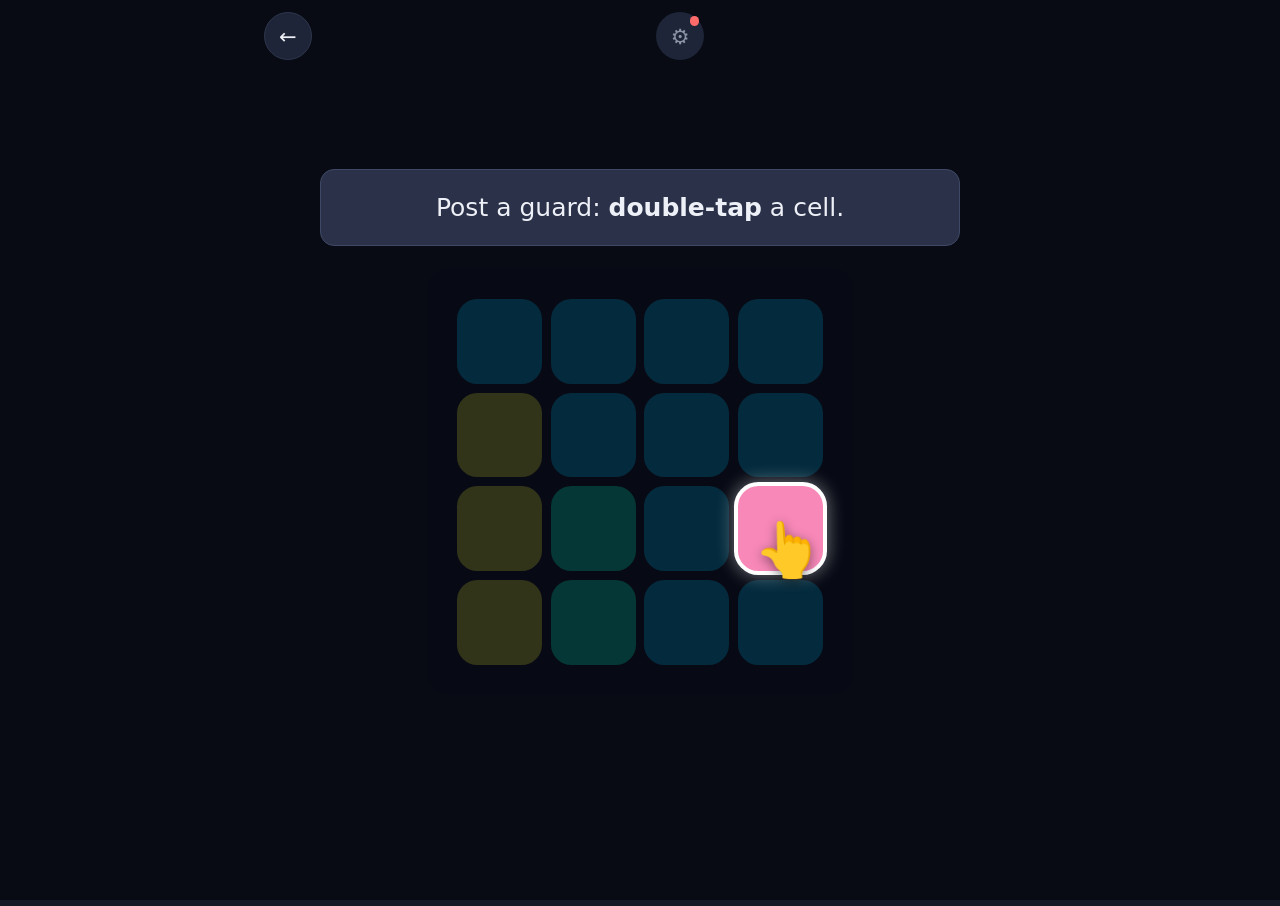
<file: index.html>
<!doctype html>
<html lang="en">
  <head>
    <meta charset="utf-8" />
    <meta name="viewport" content="width=device-width, initial-scale=1, maximum-scale=1, user-scalable=no" />
    <title>Ant Guard</title>
    <meta name="description" content="Đặt kiến gác: mỗi hàng, mỗi cột, mỗi buồng đúng một con. Kiến không đứng sát nhau. Gác đủ năm đêm là giữ được một buồng của tổ." />
    <meta name="theme-color" content="#141826" />
    <link rel="icon" type="image/png" sizes="32x32" href="assets/logo-32.png" />
    <link rel="apple-touch-icon" href="assets/logo-180.png" />
    <link rel="manifest" href="manifest.webmanifest" />
    <!-- Chạy toàn màn hình khi thêm vào màn hình chính trên iOS. -->
    <meta name="apple-mobile-web-app-capable" content="yes" />
    <meta name="apple-mobile-web-app-title" content="Ant Guard" />
    <meta name="apple-mobile-web-app-status-bar-style" content="black-translucent" />
    <meta name="mobile-web-app-capable" content="yes" />
    <!-- Ảnh xem trước khi dán link. Open Graph đòi địa chỉ tuyệt đối, không nhận
         đường dẫn tương đối. Tạm dùng logo vuông; ảnh 1200×630 riêng sẽ đẹp hơn. -->
    <meta property="og:type" content="website" />
    <meta property="og:title" content="Ant Guard" />
    <meta property="og:description" content="Đặt kiến gác: mỗi hàng, mỗi cột, mỗi buồng đúng một con. Kiến không đứng sát nhau." />
    <meta property="og:image" content="https://cuongpc19.github.io/Colodoku/assets/logo-512.png" />
    <meta property="og:url" content="https://cuongpc19.github.io/Colodoku/" />
    <meta name="twitter:card" content="summary" />
    <link rel="stylesheet" href="src/style.css" />
  </head>
  <body class="app">
    <!-- ------------------------------------------------------ trang chủ
         Mặt cắt tổ kiến: năm buồng của tầng đang đào, buồng nào gác đủ năm đêm
         thì treo đèn. Chữ giữ ở mức tối thiểu — tên tầng, tên buồng, năm chấm. -->
    <section id="screen-home" class="screen home">
      <div class="home-top">
        <div class="brand"><i class="ant"></i><span>Ant Guard</span></div>
        <div class="home-pills">
          <div class="pill-stat" data-i18n="candyBankTip" data-i18n-attr="title" title="Candy carried home">
            <i class="candy tiny"></i><b id="home-bank">0</b>
          </div>
          <button class="icon gear" data-settings>&#9881;<i class="dot"></i></button>
        </div>
      </div>

      <div id="nest" class="nest"></div>

      <button id="btn-play" class="primary pill"><i class="ant"></i><span id="play-label">Play</span></button>
      <p class="home-links">
        <button id="btn-tutorial" class="linkish" data-i18n="howToPlay">How to play</button>
      </p>
    </section>

    <!-- ---------------------------------------------------------- chơi -->
    <section id="screen-play" class="screen play" hidden>
      <header class="bar">
        <button class="icon" data-goto="home" data-i18n="back" data-i18n-attr="aria-label">&larr;</button>
        <div class="hud">
          <div class="hud-level"><small id="play-kicker">Night</small><strong id="play-title">1</strong></div>
          <div class="hud-pills">
            <div class="pill-stat" data-i18n="candyBankTip" data-i18n-attr="title" title="Candy carried home">
              <i class="candy tiny"></i><b id="play-bank">0</b>
            </div>
          </div>
        </div>
        <button class="icon gear" data-settings>&#9881;<i class="dot"></i></button>
        <!-- Ba viên kẹo của đêm nay và số chốt đã gác. Nằm TRONG thanh tiêu đề: điện
             thoại xếp thành hàng thứ hai rộng bằng bàn cờ; màn rộng thì chen vào giữa
             số màn và kho kẹo — hai hàng thưa gộp làm một, bàn cờ được cao thêm. -->
        <div class="chips" id="chips">
          <div class="chip candies" id="play-candy" data-i18n="candyTip" data-i18n-attr="title" title="Candy left"></div>
          <div class="chip"><b id="play-count">0/4</b><i class="ant"></i></div>
        </div>
      </header>

      <!-- Thẻ hướng dẫn / thẻ gợi ý NỔI trên bàn cờ trong một ô chừa sẵn, nên dù
           thẻ dài ngắn ra sao bàn cờ cũng không dịch. -->
      <div class="slot slot-top">
        <div id="coach-top" class="coach" hidden>
          <strong id="coach-title" hidden></strong>
          <p id="coach-text"></p>
        </div>
      </div>

      <div id="board" class="board" role="grid" aria-label="Ant Guard board"></div>

      <!-- Dưới bàn cờ: thẻ nhắc thao tác, hoặc nút Got it! / Apply — cùng một ô.
           Chữ trên nút do JS đặt theo vai đang dùng. -->
      <div class="slot slot-bottom">
        <div id="coach-bottom" class="coach bottom" hidden><p id="coach-hint"></p></div>
        <button id="btn-apply" class="primary pill apply" hidden>Apply</button>
      </div>


      <div id="play-status" class="status"></div>

      <!-- Hai nút trợ giúp gộp trong một viên thuốc. -->
      <div id="boosters" class="boosters">
        <button id="btn-reveal" class="booster" data-i18n="revealTip" data-i18n-attr="title" title="Place one ant for me">
          <i class="ant"></i><span data-i18n="reveal">Place</span><b class="badge" id="reveal-left">5</b>
        </button>
        <button id="btn-hint" class="booster" data-i18n="hintTip" data-i18n-attr="title" title="Hint">
          <span class="glyph">&#128161;</span><span data-i18n="hint">Hint</span><b class="badge" id="hint-left">5</b>
        </button>
      </div>

      <p id="hint-text" class="hint-text"></p>
    </section>

    <!-- ------------------------------------------------------ màn thắng -->
    <div id="win" class="overlay" hidden>
      <!-- Pháo giấy rơi sau lưng hộp thoại, dựng bằng JS lúc thắng. -->
      <div id="confetti" class="confetti" aria-hidden="true"></div>
      <div class="dialog">
        <!-- Kiến reo mừng; game.js gán lại mỗi lần thắng để animation chạy từ đầu. -->
        <div id="win-art" class="logo"><i class="ant-happy"></i></div>
        <p id="win-badge" class="badge-master" hidden>MASTER</p>
        <h2 id="win-title">Well Played</h2>
        <p id="win-reward" class="reward" hidden>
          <i class="candy"></i><b id="win-candy">+0</b>
        </p>
        <p id="win-note" class="win-note"></p>

        <!-- Mẹo vuốt. Chỉ hiện sau đêm 1, và chỉ với người vừa chơi hết màn mà
             chưa vuốt lần nào — sáu ô kề nhau tắt đèn dần dưới một ngón tay
             trượt qua, để thấy ngay là làm được cả dãy trong một nhịp. -->
        <div id="win-tip" class="swipe-tip" hidden>
          <div class="swipe-tip-demo" aria-hidden="true">
            <div id="win-tip-row" class="swipe-tip-row">
              <i style="background: var(--g4)"></i><i style="background: var(--g0)"></i>
              <i style="background: var(--g6)"></i><i style="background: var(--g2)"></i>
              <i style="background: var(--g1)"></i><i style="background: var(--g7)"></i>
            </div>
            <i id="win-tip-hand" class="swipe-tip-hand">&#128070;</i>
          </div>
          <p id="win-tip-text" class="swipe-tip-text"></p>
        </div>

        <button id="btn-next" class="primary big">Next night</button>
        <button id="btn-replay" class="ghost" data-i18n="replay">Replay this night</button>
      </div>
    </div>

    <!-- ---------------------------------------------------------- cài đặt -->
    <div id="settings" class="overlay" hidden>
      <div class="dialog">
        <h2 data-i18n="settings">Settings</h2>
        <p class="win-note" id="settings-note"></p>

        <label class="setting-row">
          <span data-i18n="language">Language</span>
          <select id="opt-language"></select>
        </label>
        <label class="setting-row">
          <span data-i18n="sound">Sound</span>
          <input type="checkbox" id="opt-sound" checked />
        </label>

        <!-- Trong màn chơi không còn thẻ luật, nên bài hướng dẫn mở lại từ đây. -->
        <button id="btn-howto" class="ghost" data-i18n="howToPlay">How to play</button>
        <button id="btn-restart" class="ghost" data-i18n="restart" hidden>Restart level</button>
        <!-- Cổng game cấm link ra ngoài trong giao diện, nên nút này mở bản
             privacy.html đi kèm trong chính gói nộp, cùng một origin. -->
        <button id="btn-privacy" class="ghost" data-i18n="privacy">Privacy</button>
        <button id="btn-wipe" class="ghost" data-i18n="wipe">Reset progress</button>
        <button id="btn-close-settings" class="primary big" data-i18n="close">Close</button>
      </div>
    </div>

    <!-- ------------------------------------------------ chính sách riêng tư
         Mở ngay trong game bằng iframe cùng origin, không rời trang: cổng game
         nhúng game trong khung của họ, điều hướng đi là người chơi mất ván đang
         chơi và không có nút quay lại. Link ra ngoài thì họ cấm hẳn. -->
    <div id="privacy" class="overlay" hidden>
      <div class="dialog wide">
        <iframe id="privacy-frame" title="Privacy Policy" loading="lazy"></iframe>
        <button id="btn-close-privacy" class="primary big" data-i18n="close">Close</button>
      </div>
    </div>

    <!-- ------------------------------------------------- xác nhận xoá dữ liệu -->
    <div id="confirm" class="overlay" hidden>
      <div class="dialog">
        <div class="logo">&#9888;&#65039;</div>
        <h2 data-i18n="wipeTitle">Delete all your data?</h2>
        <p class="warn" data-i18n="wipeWarn"></p>
        <p class="win-note" id="wipe-losing"></p>
        <button id="btn-wipe-yes" class="danger big" data-i18n="wipeYes">Delete everything</button>
        <button id="btn-wipe-no" class="primary big" data-i18n="cancel">Cancel</button>
      </div>
    </div>

    <!-- Kẹo bay từ chip vào kho trên HUD. Để ở cuối body, position: fixed, nên
         không khung nào cắt được đường bay. -->
    <div id="candy-fly" class="candy-fly" aria-hidden="true"></div>

    <script type="module" src="src/game.js"></script>
  </body>
</html>
</file>
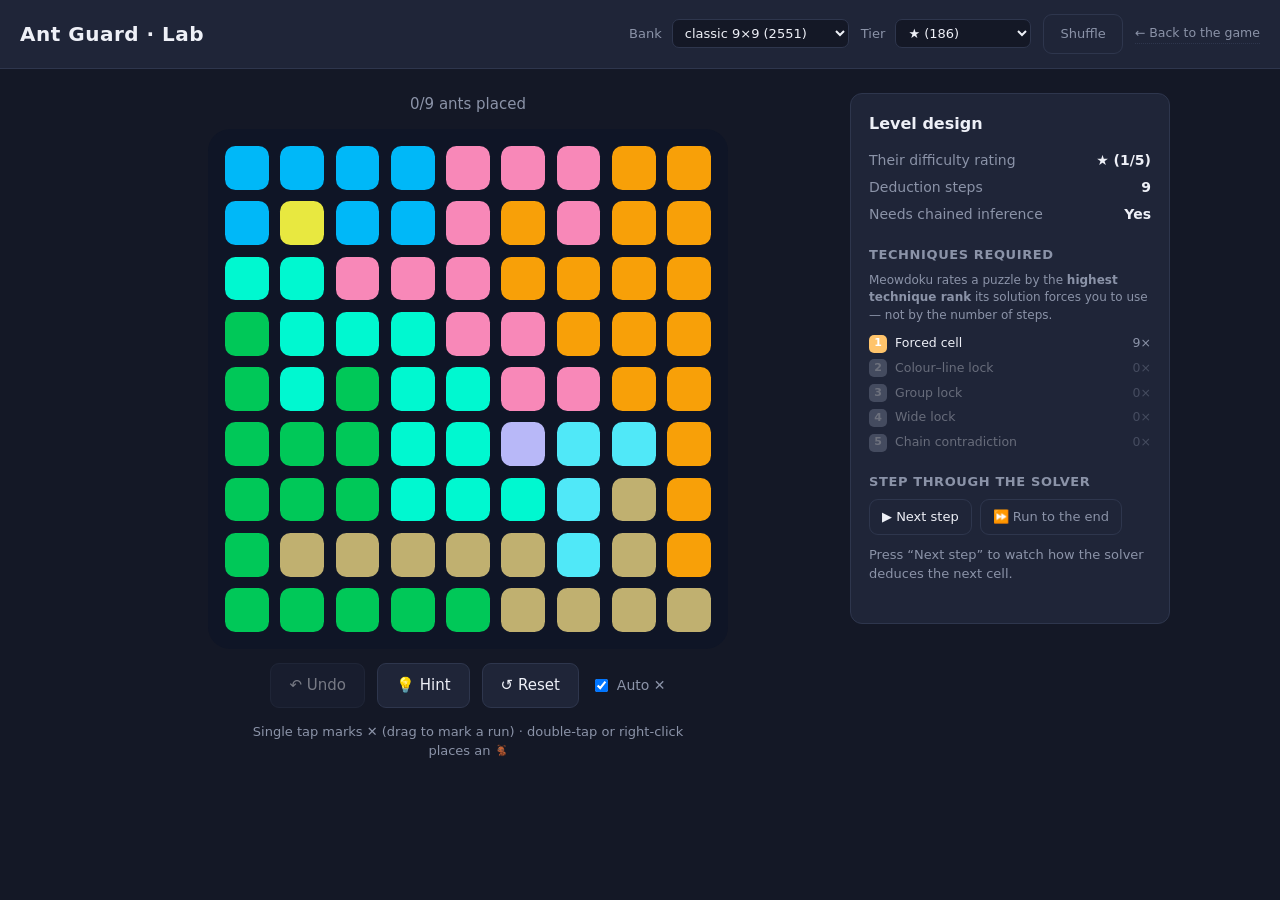
<file: lab.html>
<!doctype html>
<html lang="en">
  <head>
    <meta charset="utf-8" />
    <meta name="viewport" content="width=device-width, initial-scale=1" />
    <title>Ant Guard · Lab</title>
    <link rel="icon" type="image/png" sizes="32x32" href="assets/logo-32.png" />
    <link rel="apple-touch-icon" href="assets/logo-180.png" />
    <link rel="stylesheet" href="src/style.css" />
  </head>
  <body>
    <header class="topbar">
      <h1>Ant Guard · Lab</h1>
      <div class="picker">
        <label>Bank <select id="bank"></select></label>
        <label>Tier <select id="tier"></select></label>
        <button id="shuffle" class="ghost">Shuffle</button>
        <a class="lab-link" href="index.html">← Back to the game</a>
      </div>
    </header>

    <main>
      <section class="stage">
        <div id="status" class="status">Loading…</div>
        <div id="board" class="board" role="grid" aria-label="Ant Guard board"></div>
        <div class="controls">
          <button id="undo">↶ Undo</button>
          <button id="hint">💡 Hint</button>
          <button id="reset">↺ Reset</button>
          <label class="toggle"><input type="checkbox" id="autox" checked /> Auto ✕</label>
        </div>
        <p class="howto">
          Single tap marks <b>✕</b> (drag to mark a run) · double-tap or right-click places an <b><i class="ant"></i></b>
        </p>
      </section>

      <aside class="panel">
        <h2>Level design</h2>
        <dl class="meta">
          <dt>Their difficulty rating</dt><dd id="m-rating">—</dd>
          <dt>Deduction steps</dt><dd id="m-steps">—</dd>
          <dt>Needs chained inference</dt><dd id="m-chained">—</dd>
        </dl>

        <h3>Techniques required</h3>
        <p class="hint-note">
          Meowdoku rates a puzzle by the <b>highest technique rank</b> its solution forces you to use —
          not by the number of steps.
        </p>
        <ul id="techs" class="techs"></ul>

        <h3>Step through the solver</h3>
        <div class="walk">
          <button id="step">▶ Next step</button>
          <button id="autoplay" class="ghost">⏩ Run to the end</button>
        </div>
        <p id="explain" class="explain">Press “Next step” to watch how the solver deduces the next cell.</p>
      </aside>
    </main>

    <div id="toast" class="toast" hidden></div>
    <script type="module" src="src/lab.js"></script>
  </body>
</html>
</file>
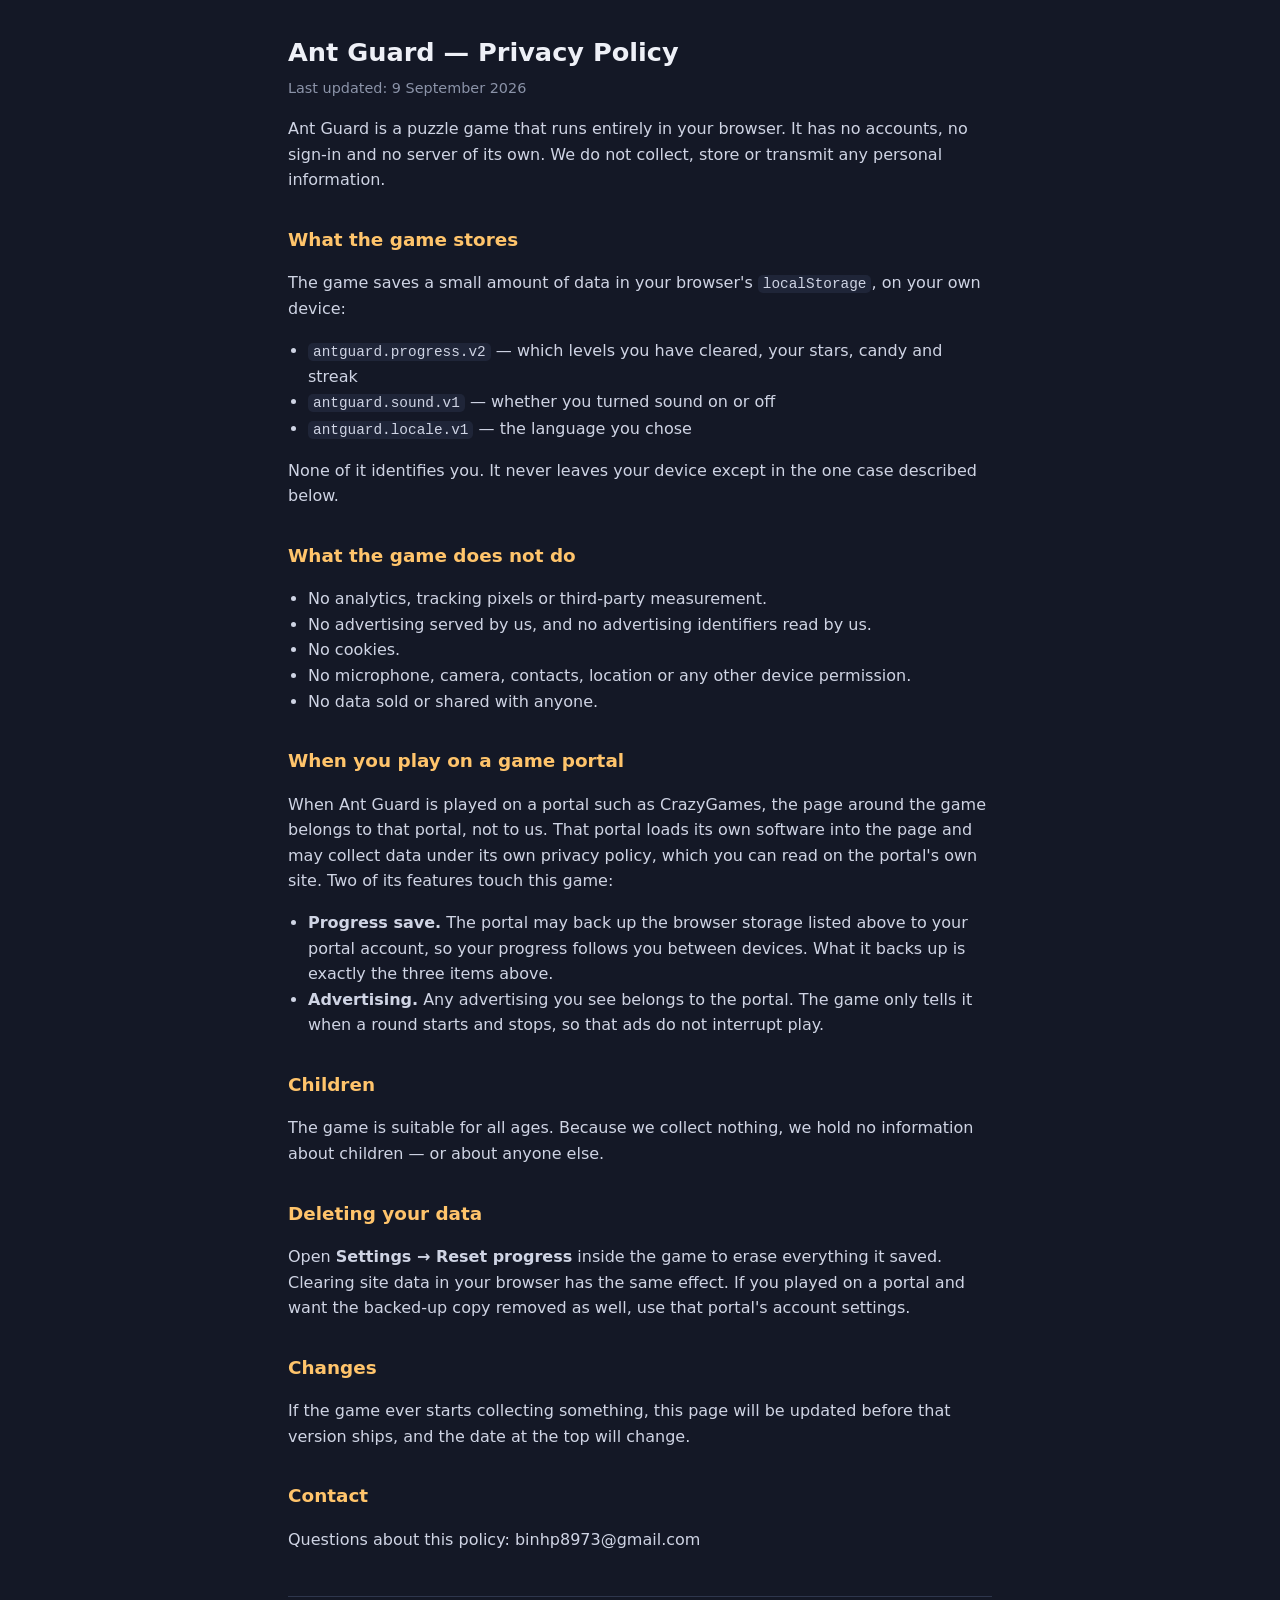
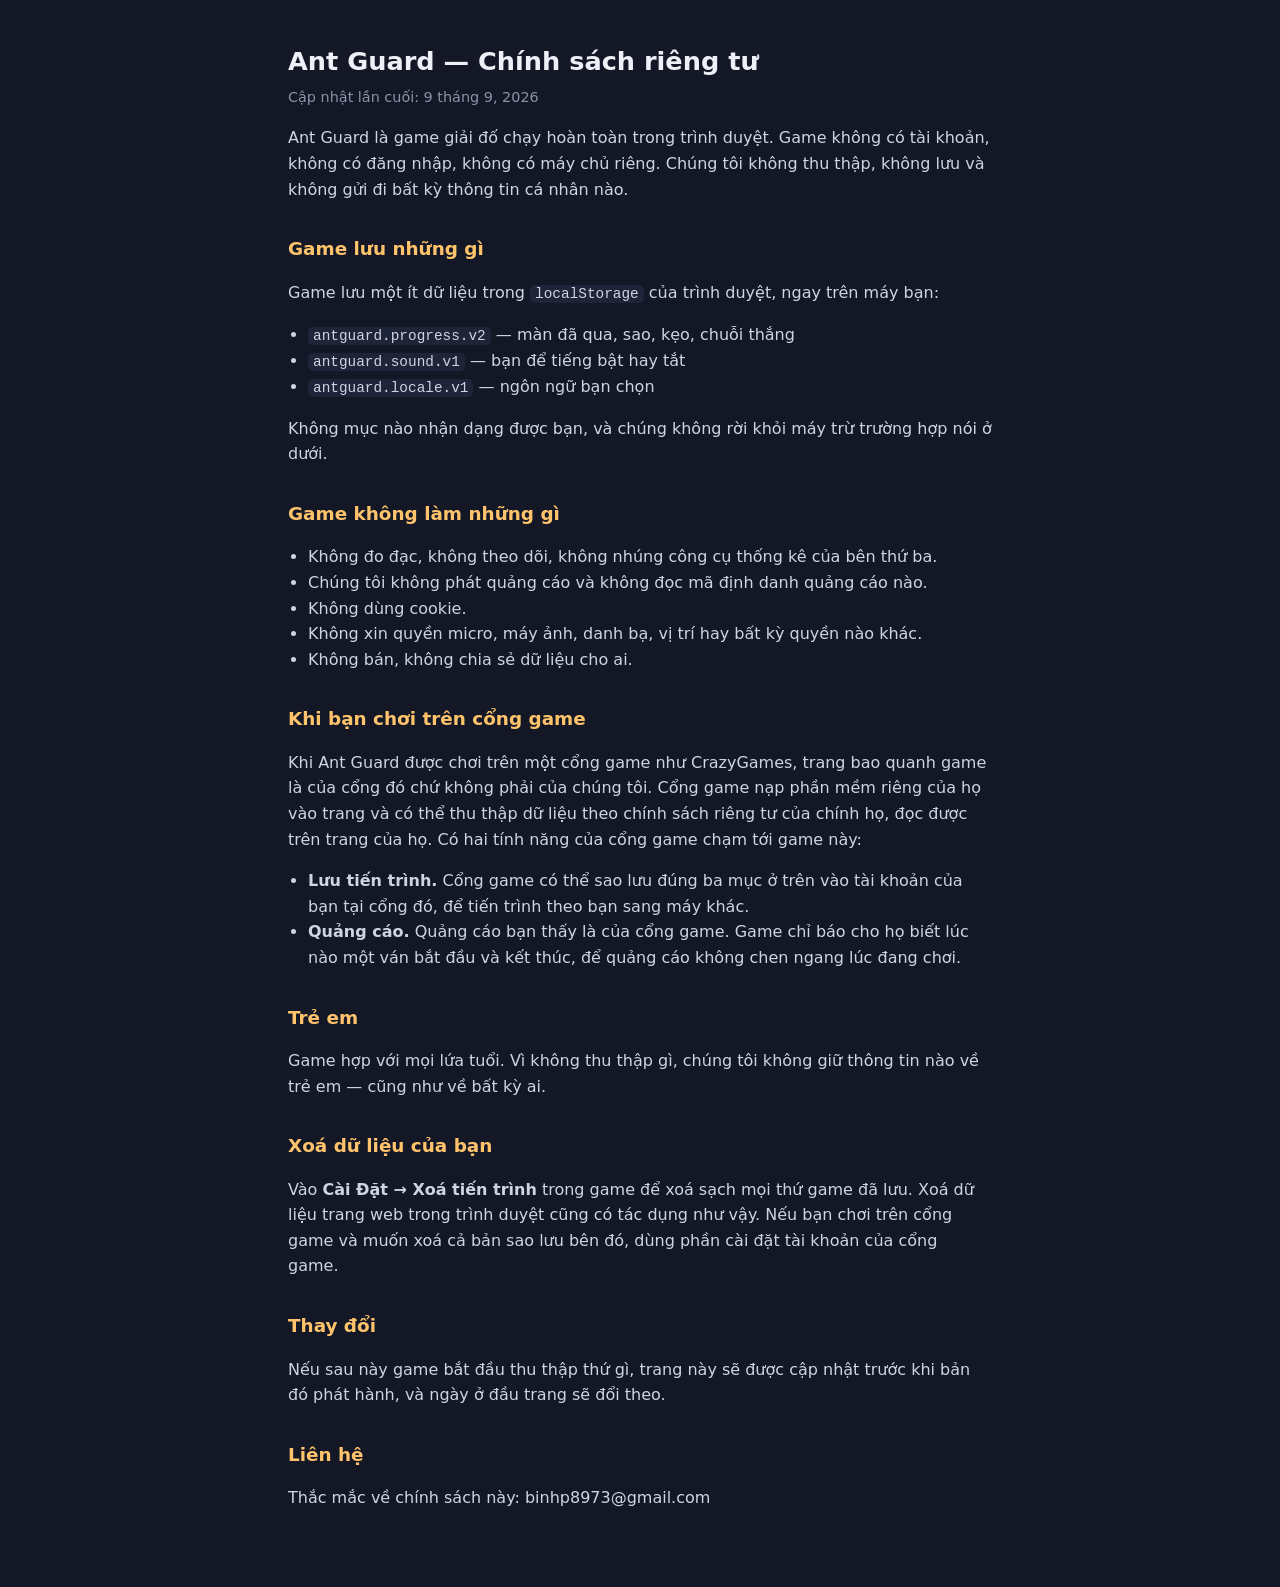
<file: privacy.html>
<!doctype html>
<html lang="en">
  <head>
    <meta charset="utf-8" />
    <meta name="viewport" content="width=device-width, initial-scale=1" />
    <title>Ant Guard — Privacy Policy</title>
    <meta name="theme-color" content="#141826" />
    <meta name="robots" content="index" />
    <style>
      /* Trang này đi kèm trong gói nộp và cũng được đăng công khai để điền vào
         đơn. Không nạp font, không nạp ảnh, không JavaScript — nó phải mở được
         cả khi chỉ có một mình nó. */
      :root { color-scheme: dark; }
      body {
        margin: 0 auto; padding: 32px 20px 64px; max-width: 44rem;
        background: #141826; color: #eef0f7;
        font: 16px/1.6 system-ui, -apple-system, "Segoe UI", Roboto, sans-serif;
      }
      h1 { font-size: 1.6rem; margin: 0 0 4px; }
      h2 { font-size: 1.15rem; margin: 32px 0 8px; color: #ffc46b; }
      p, li { color: #cfd4e4; }
      ul { padding-left: 20px; }
      code { background: #1f2538; border-radius: 5px; padding: 1px 5px; font-size: 0.9em; }
      .updated { color: #8b93a8; font-size: 0.9rem; margin: 0 0 8px; }
      hr { border: 0; border-top: 1px solid #2e364d; margin: 44px 0; }
    </style>
  </head>
  <body>
    <h1>Ant Guard — Privacy Policy</h1>
    <p class="updated">Last updated: 9 September 2026</p>

    <p>
      Ant Guard is a puzzle game that runs entirely in your browser. It has no accounts, no sign-in
      and no server of its own. We do not collect, store or transmit any personal information.
    </p>

    <h2>What the game stores</h2>
    <p>
      The game saves a small amount of data in your browser's <code>localStorage</code>, on your own
      device:
    </p>
    <ul>
      <li><code>antguard.progress.v2</code> — which levels you have cleared, your stars, candy and streak</li>
      <li><code>antguard.sound.v1</code> — whether you turned sound on or off</li>
      <li><code>antguard.locale.v1</code> — the language you chose</li>
    </ul>
    <p>
      None of it identifies you. It never leaves your device except in the one case described below.
    </p>

    <h2>What the game does not do</h2>
    <ul>
      <li>No analytics, tracking pixels or third-party measurement.</li>
      <li>No advertising served by us, and no advertising identifiers read by us.</li>
      <li>No cookies.</li>
      <li>No microphone, camera, contacts, location or any other device permission.</li>
      <li>No data sold or shared with anyone.</li>
    </ul>

    <h2>When you play on a game portal</h2>
    <p>
      When Ant Guard is played on a portal such as CrazyGames, the page around the game belongs to
      that portal, not to us. That portal loads its own software into the page and may collect data
      under its own privacy policy, which you can read on the portal's own site. Two of its features
      touch this game:
    </p>
    <ul>
      <li>
        <strong>Progress save.</strong> The portal may back up the browser storage listed above to
        your portal account, so your progress follows you between devices. What it backs up is
        exactly the three items above.
      </li>
      <li>
        <strong>Advertising.</strong> Any advertising you see belongs to the portal. The game only
        tells it when a round starts and stops, so that ads do not interrupt play.
      </li>
    </ul>

    <h2>Children</h2>
    <p>
      The game is suitable for all ages. Because we collect nothing, we hold no information about
      children — or about anyone else.
    </p>

    <h2>Deleting your data</h2>
    <p>
      Open <strong>Settings → Reset progress</strong> inside the game to erase everything it saved.
      Clearing site data in your browser has the same effect. If you played on a portal and want the
      backed-up copy removed as well, use that portal's account settings.
    </p>

    <h2>Changes</h2>
    <p>
      If the game ever starts collecting something, this page will be updated before that version
      ships, and the date at the top will change.
    </p>

    <h2>Contact</h2>
    <p>Questions about this policy: binhp8973@gmail.com</p>

    <hr />

    <h1>Ant Guard — Chính sách riêng tư</h1>
    <p class="updated">Cập nhật lần cuối: 9 tháng 9, 2026</p>

    <p>
      Ant Guard là game giải đố chạy hoàn toàn trong trình duyệt. Game không có tài khoản, không có
      đăng nhập, không có máy chủ riêng. Chúng tôi không thu thập, không lưu và không gửi đi bất kỳ
      thông tin cá nhân nào.
    </p>

    <h2>Game lưu những gì</h2>
    <p>Game lưu một ít dữ liệu trong <code>localStorage</code> của trình duyệt, ngay trên máy bạn:</p>
    <ul>
      <li><code>antguard.progress.v2</code> — màn đã qua, sao, kẹo, chuỗi thắng</li>
      <li><code>antguard.sound.v1</code> — bạn để tiếng bật hay tắt</li>
      <li><code>antguard.locale.v1</code> — ngôn ngữ bạn chọn</li>
    </ul>
    <p>Không mục nào nhận dạng được bạn, và chúng không rời khỏi máy trừ trường hợp nói ở dưới.</p>

    <h2>Game không làm những gì</h2>
    <ul>
      <li>Không đo đạc, không theo dõi, không nhúng công cụ thống kê của bên thứ ba.</li>
      <li>Chúng tôi không phát quảng cáo và không đọc mã định danh quảng cáo nào.</li>
      <li>Không dùng cookie.</li>
      <li>Không xin quyền micro, máy ảnh, danh bạ, vị trí hay bất kỳ quyền nào khác.</li>
      <li>Không bán, không chia sẻ dữ liệu cho ai.</li>
    </ul>

    <h2>Khi bạn chơi trên cổng game</h2>
    <p>
      Khi Ant Guard được chơi trên một cổng game như CrazyGames, trang bao quanh game là của cổng đó
      chứ không phải của chúng tôi. Cổng game nạp phần mềm riêng của họ vào trang và có thể thu thập
      dữ liệu theo chính sách riêng tư của chính họ, đọc được trên trang của họ. Có hai tính năng của
      cổng game chạm tới game này:
    </p>
    <ul>
      <li>
        <strong>Lưu tiến trình.</strong> Cổng game có thể sao lưu đúng ba mục ở trên vào tài khoản
        của bạn tại cổng đó, để tiến trình theo bạn sang máy khác.
      </li>
      <li>
        <strong>Quảng cáo.</strong> Quảng cáo bạn thấy là của cổng game. Game chỉ báo cho họ biết lúc
        nào một ván bắt đầu và kết thúc, để quảng cáo không chen ngang lúc đang chơi.
      </li>
    </ul>

    <h2>Trẻ em</h2>
    <p>
      Game hợp với mọi lứa tuổi. Vì không thu thập gì, chúng tôi không giữ thông tin nào về trẻ em —
      cũng như về bất kỳ ai.
    </p>

    <h2>Xoá dữ liệu của bạn</h2>
    <p>
      Vào <strong>Cài Đặt → Xoá tiến trình</strong> trong game để xoá sạch mọi thứ game đã lưu. Xoá
      dữ liệu trang web trong trình duyệt cũng có tác dụng như vậy. Nếu bạn chơi trên cổng game và
      muốn xoá cả bản sao lưu bên đó, dùng phần cài đặt tài khoản của cổng game.
    </p>

    <h2>Thay đổi</h2>
    <p>
      Nếu sau này game bắt đầu thu thập thứ gì, trang này sẽ được cập nhật trước khi bản đó phát
      hành, và ngày ở đầu trang sẽ đổi theo.
    </p>

    <h2>Liên hệ</h2>
    <p>Thắc mắc về chính sách này: binhp8973@gmail.com</p>
  </body>
</html>
</file>
<file: src/style.css>
:root {
  /* Theme "đêm": mọi màu nền tối, chữ sáng. Nền đêm là thứ đầu tiên khiến ảnh
     chụp màn hình không còn giống một game pastel nào. */
  --ink: #eef0f7;
  --muted: #8b93a8;
  --paper: #141826;   /* nền trang */
  --card: #1f2538;    /* thẻ, chip, hộp thoại */
  --line: #2e364d;
  --accent: #ffc46b;  /* nút chính, con số nhấn — chữ trên nó phải TỐI */
  --on-accent: #141826;
  --key: #ffc46b;     /* chữ nhấn trong lời hướng dẫn */
  --coach-ink: #c9cfe0;
  --danger: #ff6b6b;
  --good: #6ee0b1;

  /* Bảng màu vùng: 12 màu rực trên nền đêm, không trùng bộ của game nào đã có.
     --gN là màu ô; --kN là màu chữ gọi tên vùng — nền tối nên dùng luôn màu ô. */
  /* Nhân vật kiến — dùng lại ở bàn cờ, mini-map, logo và chip đếm.
     Bản 256px là đủ: chỗ vẽ to nhất là ô bàn 4x4, cỡ ~84px, tức ~252px thật
     trên màn hình 3x. Ảnh 512px chỉ dành cho hai tư thế trong hộp thoại, mà
     hai ảnh đó tới lúc mở hộp thoại mới tải. */
  /* Kẹo — thứ kiến thích nhất, cũng là "mạng" của mỗi màn: đặt sai một con là
     mất một viên, còn dư bao nhiêu thì mang về tổ bấy nhiêu.
     Ba tư thế: viên thường, viên đã mất (xám), và viên lấp lánh dùng cho lúc
     bay vào kho với dòng thưởng ở màn thắng. 192px là đủ — chỗ vẽ to nhất là
     viên trên chip, cỡ ~44px, tức ~132px thật trên màn hình 3x. */
  --candy: url("../assets/candy-192.png");
  --candy-gone: url("../assets/candy-gone-192.png");
  --candy-spark: url("../assets/candy-spark-192.png");

  --ant: url("../assets/ant-256.png");
  --ant-happy: url("../assets/ant-happy-512.png");
  --ant-sad: url("../assets/ant-sad-512.png");

  --g0: #00b8f8; --g1: #e8e840; --g2: #f888b8; --g3: #00f8d0;
  --g4: #f8a008; --g5: #b8b8f8; --g6: #00c858; --g7: #50e8f8;
  --g8: #c0b070; --g9: #c0e8a8; --g10: #e090f8; --g11: #f8c090;

  --k0: var(--g0); --k1: var(--g1); --k2: var(--g2); --k3: var(--g3);
  --k4: var(--g4); --k5: var(--g5); --k6: var(--g6); --k7: var(--g7);
  --k8: var(--g8); --k9: var(--g9); --k10: var(--g10); --k11: var(--g11);
}

* { box-sizing: border-box; }

/* iOS Safari bỏ qua `user-scalable=no` trong meta viewport từ iOS 10, nên bấm
   đúp vào đâu cũng phóng to trang — mà bấm đúp lại chính là thao tác đặt kiến.
   `manipulation` tắt riêng nhịp phóng to đó, vuốt và chụm hai ngón vẫn chạy. */
html {
  touch-action: manipulation;
  /* Xoay ngang máy không tự thổi to cỡ chữ. */
  -webkit-text-size-adjust: 100%;
}

[hidden] { display: none !important; }

body {
  margin: 0;
  /* Lặp lại `touch-action` ở body chứ không chỉ để trên html: iOS Safari có
     lúc bỏ qua thuộc tính này khi nó nằm trên phần tử gốc. Bàn cờ đã tự chặn
     bằng `touch-action: none`, dòng này lo phần còn lại của trang — HUD, thẻ
     luật, nút trợ giúp, hộp thoại, và cả khoảng trống. */
  touch-action: manipulation;
  font: 15px/1.5 "Segoe UI", system-ui, -apple-system, sans-serif;
  color: var(--ink);
  background: var(--paper);
  /* Hai thứ mặc định của trình duyệt di động, trong game thì chỉ vướng: vệt
     xám nhấp nháy lúc chạm, và menu bật ra khi giữ lâu. Cả hai đều kế thừa
     xuống nên đặt ở body là đủ. */
  -webkit-tap-highlight-color: transparent;
  -webkit-touch-callout: none;
}

.topbar {
  display: flex;
  flex-wrap: wrap;
  gap: 12px 20px;
  align-items: center;
  justify-content: space-between;
  padding: 14px 20px;
  background: var(--card);
  border-bottom: 1px solid var(--line);
}

.topbar h1 {
  margin: 0;
  font-size: 20px;
  letter-spacing: 0.5px;
}

.picker {
  display: flex;
  flex-wrap: wrap;
  gap: 12px;
  align-items: center;
  font-size: 13px;
  color: var(--muted);
}

.picker select {
  margin-left: 6px;
  padding: 5px 8px;
  font: inherit;
  color: var(--ink);
  background: var(--paper);
  border: 1px solid var(--line);
  border-radius: 7px;
}

main {
  display: grid;
  grid-template-columns: minmax(0, 1fr) 320px;
  gap: 24px;
  align-items: start;
  max-width: 1100px;
  margin: 0 auto;
  padding: 24px 20px 60px;
}

.stage { display: flex; flex-direction: column; align-items: center; gap: 14px; }

.status { font-size: 14px; color: var(--muted); min-height: 21px; }
.status.win { color: var(--good); font-weight: 700; }
.status.bad { color: var(--danger); font-weight: 600; }

.board {
  /* --board: bề rộng bàn cờ, --n: số ô mỗi cạnh (BoardView đặt khi dựng lưới).
     Cỡ chữ trong ô suy ra từ hai biến này nên mèo và ✕ luôn vừa ô, mọi cỡ lưới. */
  --board: min(78vw, 520px);
  --n: 8;
  position: relative;
  display: grid;
  /* BoardView chỉ đặt số cột; không có dòng này thì hàng tự cao theo nội dung,
     hàng có ✕ hoặc con kiến sẽ cao hơn hàng trống. */
  grid-auto-rows: minmax(0, 1fr);
  gap: 2.4%;
  width: var(--board);
  aspect-ratio: 1;
  padding: 2.4%;
  background: #0f1526;
  border-radius: 22px;
  /* Cả bàn cờ chặn hẳn cử chỉ mặc định: vuốt để đánh ✕ hàng loạt không được
     phép biến thành cuộn trang. */
  touch-action: none;
  user-select: none;
  -webkit-user-select: none;
  transition: filter 0.25s;
}

.cell {
  position: relative;
  display: grid;
  place-items: center;
  font-size: clamp(12px, calc(var(--board) / var(--n) * 0.6), 62px);
  line-height: 1;
  cursor: pointer;
  border: 0;
  border-radius: 24%;
  background: currentColor;
  transition: filter 0.12s, transform 0.09s ease-out;
}

/* Ô đã loại trừ thì TẮT ĐÈN: tối đi, không vẽ dấu gì lên. Cả bàn vì thế sáng
   dần về đúng những ô còn khả dĩ — càng chơi càng thấy rõ đáp án, và không còn
   dấu ✕ nào. Nhịp tắt lệch pha theo --delay (sóng lan từ con kiến vừa đặt). */
.cell.mark {
  /* Ô đã loại: tô tối cả ô nhưng CHỪA MỘT VÀNH nguyên màu vùng ở mép.
     Vành nguyên màu là chỗ mấu chốt — nó không pha loãng gì, nên ô đã loại vẫn
     đọc ra vùng dễ y như ô còn sáng. Cách cũ làm mờ cả ô (opacity 0.28) kéo mọi
     màu hội tụ về nền, bóp khoảng cách màu còn một phần tư: ΔE00 rớt từ 11.5
     xuống 6.2, dưới hẳn ngưỡng phân biệt được (tools/palette.py).

     Vẽ bằng HAI LỚP box-shadow trong chính ô, không dùng lớp con đặt lệch theo
     phần trăm. Lớp con là một lớp tô riêng, mỗi ô lại rơi vào một vị trí lẻ
     pixel khác nhau nên trình duyệt làm tròn mỗi ô một kiểu — vành mỏng 4-5px
     thì lệch nửa pixel đã thấy rõ, cả bàn trông xô lệch. Hai lớp shadow nằm
     trong cùng một lượt tô của cùng một ô nên không thể lệch nhau.

     Lớp đầu vẽ sau cùng nên nằm trên: vành màu đè lên nền tối. Nền tối pha về
     ĐEN chứ không về màu nền bàn, vì pha về đen là phép nhân, giữ được tỉ lệ
     ba kênh tức giữ được sắc. */
  box-shadow:
    inset 0 0 0 calc(var(--board) / var(--n) * 0.15) currentColor,
    inset 0 0 0 100vmax rgba(5, 8, 16, 0.74);
  animation: lightoff 0.42s ease-out var(--delay, 0s) both;
}
@keyframes lightoff {
  0% { filter: brightness(1.35); transform: scale(1.03); }
  45% { filter: brightness(0.85); transform: scale(0.97); }
  100% { filter: brightness(1); transform: scale(1); }
}
/* Bật lại: sáng lên một nhịp rồi về thường. */
.cell.unmark { animation: lighton 0.3s ease-out both; }
@keyframes lighton {
  0% { filter: brightness(0.7); }
  60% { filter: brightness(1.3); }
  100% { filter: brightness(1); }
}
/* Ô có kiến: viền trắng mảnh, để con kiến nổi hẳn lên khỏi các ô cùng màu. */
.cell.cat { box-shadow: inset 0 0 0 3px rgba(255, 255, 255, 0.85); }

/* Kiến đứng lẻ trong dòng chữ (logo, chip đếm, màn thắng) — cỡ bám font-size chỗ đặt. */
.ant {
  display: inline-block;
  width: 1em;
  height: 1em;
  vertical-align: -0.14em;
  background: var(--ant) center / contain no-repeat;
}

/* Kiến bối rối, dùng ở màn hết mạng. Cùng cỡ với kiến reo mừng nhưng chỉ có
   nhịp vào, không nhún — thua rồi thì đừng nhảy nhót. */
.ant-sad {
  display: block;
  width: min(124px, 34vw);
  height: min(124px, 34vw);
  margin: 0 auto;
  background: var(--ant-sad) center / contain no-repeat;
  animation: antsorry 0.5s ease-out;
}

@keyframes antsorry {
  0% { transform: translateY(-14%) scale(0.86); opacity: 0; }
  60% { transform: translateY(0) scale(1); opacity: 1; }
  80% { transform: rotate(-3deg); }
  100% { transform: rotate(0deg); }
}

/* Kiến reo mừng, chỉ dùng ở hộp thoại thắng màn. */
.ant-happy {
  display: block;
  width: min(124px, 34vw);
  height: min(124px, 34vw);
  margin: 0 auto;
  background: var(--ant-happy) center / contain no-repeat;
  /* Bung vào một nhịp rồi nhún nhẹ mãi — hộp thoại đứng im trông như ảnh chụp. */
  animation: antcheer 0.44s cubic-bezier(0.34, 1.56, 0.64, 1),
    antbob 1.8s ease-in-out 0.44s infinite;
}

@keyframes antcheer {
  0% { transform: scale(0.4) rotate(-8deg); opacity: 0; }
  60% { transform: scale(1.12) rotate(3deg); opacity: 1; }
  100% { transform: scale(1) rotate(0deg); }
}

@keyframes antbob {
  50% { transform: translateY(-5%) rotate(-2deg); }
}

.cell:hover { filter: brightness(1.06); }

/* Lún xuống lúc còn chạm. Bản gốc co ô đúng 2% — đủ để ngón tay thấy đã bấm
   trúng, chưa đủ để thành hiệu ứng. */
.cell.press { transform: scale(0.98); }

/* Vệt loé của ô — chỉ dùng lúc đặt con vật. Số đo lấy từ bản ghi màn hình một
   bản làm lại: vệt trắng nở từ 13% ra kín ô trong 170ms, đậm nhất 59% trắng rồi
   tắt dần, tổng 0.44s.

   Phải absolute chứ không để nó thành ô lưới: .cell là grid, ::before nằm trong
   luồng sẽ đẩy con vật lệch khỏi tâm. */
.cell::before {
  content: "";
  position: absolute;
  inset: 0;
  z-index: 0;
  background: #fff;
  border-radius: inherit;
  opacity: 0;
  pointer-events: none;
}
.cell.flash::before { animation: cellflash 0.44s linear var(--delay, 0s) both; }

@keyframes cellflash {
  0% { transform: scale(0.13); opacity: 0.02; }
  7.5% { transform: scale(0.39); opacity: 0.08; }
  15% { transform: scale(0.57); opacity: 0.2; }
  23% { transform: scale(0.7); opacity: 0.33; }
  30% { transform: scale(0.87); opacity: 0.5; }
  38% { transform: scale(1); opacity: 0.59; }
  45% { opacity: 0.54; }
  53% { opacity: 0.48; }
  61% { opacity: 0.39; }
  68% { opacity: 0.33; }
  76% { opacity: 0.27; }
  83% { opacity: 0.19; }
  91% { opacity: 0.08; }
  100% { transform: scale(1); opacity: 0; }
}

/* ------------------------------------------------------------- dấu ✕ đỏ

   Chỉ còn một chỗ vẽ ✕: ô người chơi đã đặt SAI. Nét vẽ ra từng đường bằng
   stroke-dashoffset, nên đây là SVG chứ không phải ::after. Ô loại trừ thường
   thì tắt đèn (xem .cell.mark), không có dấu. */
.cell .x {
  position: absolute;
  inset: 0;
  z-index: 1;
  width: 100%;
  height: 100%;
  opacity: 0;
  pointer-events: none;
}

.cell .x line {
  stroke: var(--danger);
  stroke-width: 11;
  stroke-linecap: round;
  /* 66 = chiều dài nét chéo (27→73) trong hệ toạ độ 100×100 của viewBox. */
  stroke-dasharray: 66;
  stroke-dashoffset: 66;
}

.cell.wrong .x { opacity: 1; z-index: 2; }
.cell.wrong .x line { animation: xdraw 0.17s ease-out forwards; }
.cell.wrong .x line:nth-child(2) { animation-delay: 0.07s; }
@keyframes xdraw { to { stroke-dashoffset: 0; } }

/* --------------------------------------------------------- con kiến trên ô

   z-index để vệt loé lúc đặt (::before, absolute) không phủ trắng lên nó. */
.cell.cat::after {
  content: "";
  /* ⚠ absolute, KHÔNG relative. `.cell` là display:grid, nên một pseudo ở chế
     độ relative là phần tử lưới thật: nó đặt sàn bề rộng cho ô, mà cột bàn cờ
     là `1fr` = `minmax(auto, 1fr)` — cột nào có kiến thì bị đẩy rộng ra, các
     cột còn lại chia phần thừa nên hẹp lại, cả bàn trông xô lệch. Chỉ lộ ra khi
     ô nhỏ tới mức 1.15em vượt bề ngang ô, tức trên máy phóng to màn hình hoặc
     cửa sổ thấp. Absolute thì kiến nằm ngoài dòng chảy, không đo được vào cột.
     Cùng lý do với ::before ở trên. */
  position: absolute;
  inset: 0;
  z-index: 1;
  margin: auto;
  width: 1.15em;
  height: 1.15em;
  background: var(--ant) center / contain no-repeat;
}

/* Đặt kiến: hiện ngay ở cỡ thật rồi bung quá cỡ và nảy về — cú bấm đúp phải
   thấy "đã tay". Easing để trơn, độ nảy nằm hết trong keyframe; trộn cả hai thì
   đoạn cuối bị giật. */
.cell.pop { z-index: 2; }
.cell.pop::after { animation: antpop 0.36s ease-out; }

/* Vừa đặt xong: kiến vui một lát (lắc nhẹ) rồi về mặt thường. */
.cell.happy::after {
  background-image: var(--ant-happy);
  animation: antpop 0.36s ease-out, antwiggle 0.9s ease-in-out;
}

@keyframes antwiggle {
  20% { transform: rotate(-8deg); }
  45% { transform: rotate(8deg); }
  70% { transform: rotate(-5deg); }
  100% { transform: rotate(0); }
}

/* Chữ khen bay lên từ ô vừa đặt, đậm dần theo bậc chuỗi. */
.combo {
  position: absolute;
  z-index: 6;
  transform: translate(-50%, -60%);
  font-weight: 900;
  font-size: clamp(18px, calc(var(--board) * 0.07), 30px);
  letter-spacing: 0.02em;
  color: #fff;
  -webkit-text-stroke: 1.5px rgba(10, 14, 30, 0.9);
  text-shadow: 0 2px 0 rgba(10, 14, 30, 0.4), 0 0 14px rgba(255, 255, 255, 0.5);
  pointer-events: none;
  white-space: nowrap;
  animation: combofloat 0.95s ease-out forwards;
}
.combo.tier-0 { color: #ffe27a; }
.combo.tier-1 { color: #9be86b; }
.combo.tier-2 { color: #7fd4ff; }
.combo.tier-3 { color: #ff9ad0; }
.combo.tier-4 { color: #ffb347; font-size: clamp(20px, calc(var(--board) * 0.085), 36px); }

/* Gỡ được một ngách khó: to hơn hẳn bậc combo cao nhất, nảy hai nhịp rồi mới
   bay lên, và ở lại lâu gần gấp đôi. Người chơi vừa ngồi nghĩ cả phút thì phải
   thấy rõ là game biết điều đó. */
.combo.eureka {
  color: #fff36b;
  font-size: clamp(23px, calc(var(--board) * 0.108), 44px);
  -webkit-text-stroke: 2px rgba(10, 14, 30, 0.95);
  text-shadow: 0 3px 0 rgba(10, 14, 30, 0.4), 0 0 22px rgba(255, 220, 90, 0.85);
  animation: eurekafloat 1.6s cubic-bezier(0.22, 1, 0.36, 1) forwards;
}

@keyframes eurekafloat {
  0% { opacity: 0; transform: translate(-50%, -25%) scale(0.35) rotate(-9deg); }
  12% { opacity: 1; transform: translate(-50%, -78%) scale(1.4) rotate(4deg); }
  22% { transform: translate(-50%, -86%) scale(1.02) rotate(-3deg); }
  32% { transform: translate(-50%, -80%) scale(1.2) rotate(1deg); }
  42% { transform: translate(-50%, -86%) scale(1.08) rotate(0deg); }
  70% { opacity: 1; transform: translate(-50%, -96%) scale(1.08); }
  100% { opacity: 0; transform: translate(-50%, -170%) scale(1.02); }
}

/* Pháo giấy bung ra từ chính ô vừa đặt. Khác pháo giấy màn thắng ở chỗ nó toả
   từ một điểm và chạy đúng một lần — JS gỡ cả lớp đi khi mảnh cuối rơi xong. */
.sparks { position: absolute; z-index: 6; pointer-events: none; }
.sparks i {
  position: absolute;
  top: 0;
  left: 0;
  width: var(--w);
  height: calc(var(--w) * 1.5);
  /* Kéo lùi nửa mảnh để tâm mảnh trùng tâm ô, không thì cả chùm lệch xuống phải. */
  margin: calc(var(--w) * -0.75) 0 0 calc(var(--w) * -0.5);
  background: var(--tone);
  border-radius: 2px;
  animation: sparkfly var(--dur) cubic-bezier(0.16, 0.85, 0.4, 1) forwards;
}

/* Bung ra rồi rơi: `--dy` là hướng toả, cộng thêm 46px kéo xuống ở cuối để
   chùm pháo có trọng lượng chứ không nở đều như một vòng tròn. */
@keyframes sparkfly {
  from { opacity: 1; transform: translate3d(0, 0, 0) rotate(0deg) scale(0.55); }
  70% { opacity: 1; }
  to { opacity: 0; transform: translate3d(var(--dx), calc(var(--dy) + 46px), 0) rotate(var(--spin)) scale(1); }
}

@keyframes combofloat {
  0% { opacity: 0; transform: translate(-50%, -30%) scale(0.5); }
  18% { opacity: 1; transform: translate(-50%, -70%) scale(1.15); }
  35% { transform: translate(-50%, -80%) scale(1); }
  100% { opacity: 0; transform: translate(-50%, -150%) scale(1); }
}

@keyframes antpop {
  0% { transform: scale(0.9); }
  35% { transform: scale(1.34); }
  62% { transform: scale(0.95); }
  82% { transform: scale(1.05); }
  100% { transform: scale(1); }
}

/* Đặt sai: ô tối như ô loại trừ nhưng KHÔNG tắt hẳn (người chơi vẫn phải nhìn
   ra nó màu gì), thêm viền đỏ và ✕ đỏ. Đứng sau .cell.mark để thắng độ mờ. */
.cell.wrong {
  opacity: 0.6;
  box-shadow: inset 0 0 0 4px var(--danger);
  animation: none;
}

.cell.conflict {
  box-shadow: 0 0 0 3px var(--danger);
  animation: shake 0.3s;
}

.cell.hint {
  z-index: 1;
  box-shadow: 0 0 0 4px var(--accent);
  animation: pulse 1s ease-in-out 3;
}

/* Gợi ý "loại các ô này": xem trước ô sắp tắt — mờ một nửa, viền đứt trắng. */
.cell.preview {
  opacity: 0.55;
  outline: 3px dashed rgba(255, 255, 255, 0.8);
  outline-offset: -5px;
}

@keyframes pulse { 50% { filter: brightness(1.25); } }
@keyframes shake {
  25% { transform: translateX(-2px); }
  75% { transform: translateX(2px); }
}

.controls { display: flex; flex-wrap: wrap; gap: 10px; align-items: center; justify-content: center; }

button {
  padding: 9px 16px;
  font: inherit;
  color: var(--ink);
  cursor: pointer;
  background: var(--card);
  border: 1px solid var(--line);
  border-radius: 9px;
}

button:hover:not(:disabled) { border-color: var(--accent); }
button:disabled { opacity: 0.45; cursor: default; }
button.ghost { background: transparent; color: var(--muted); }
/* Nút cho hành động không lùi được. */
button.danger { color: #fff; background: var(--danger); border-color: var(--danger); font-weight: 600; }
button.danger:hover:not(:disabled) { filter: brightness(1.06); }
.warn { margin: 0; font-size: 14.5px; line-height: 1.5; color: var(--danger); }

.toggle { display: flex; gap: 6px; align-items: center; font-size: 13px; color: var(--muted); }

.howto { max-width: 460px; margin: 0; font-size: 13px; color: var(--muted); text-align: center; }

.panel {
  padding: 18px;
  background: var(--card);
  border: 1px solid var(--line);
  border-radius: 12px;
}

.panel h2 { margin: 0 0 14px; font-size: 16px; }
.panel h3 { margin: 20px 0 8px; font-size: 13px; text-transform: uppercase; letter-spacing: 0.6px; color: var(--muted); }

.meta { display: grid; grid-template-columns: 1fr auto; gap: 6px 12px; margin: 0; font-size: 14px; }
.meta dt { color: var(--muted); }
.meta dd { margin: 0; font-weight: 600; text-align: right; }

.hint-note { margin: 0 0 10px; font-size: 12px; line-height: 1.45; color: var(--muted); }

.techs { display: grid; gap: 6px; margin: 0; padding: 0; list-style: none; font-size: 12.5px; }

.techs li { display: grid; grid-template-columns: 18px 1fr auto; gap: 8px; align-items: center; }
.techs li.unused { opacity: 0.35; }
.techs .rank { display: grid; place-items: center; width: 18px; height: 18px; font-size: 11px; font-weight: 700; color: #fff; background: var(--muted); border-radius: 5px; }
.techs li.used .rank { background: var(--accent); }
.techs .count { font-variant-numeric: tabular-nums; color: var(--muted); }

.walk { display: flex; gap: 8px; }
.walk button { padding: 7px 12px; font-size: 13px; }

.explain { min-height: 60px; margin: 10px 0 0; font-size: 13px; line-height: 1.5; color: var(--muted); }
.explain b { color: var(--ink); }

.toast {
  position: fixed;
  left: 50%;
  bottom: 32px;
  padding: 12px 22px;
  font-weight: 600;
  color: #fff;
  background: var(--good);
  border-radius: 10px;
  box-shadow: 0 6px 18px rgba(0, 0, 0, 0.18);
  transform: translateX(-50%);
}

@media (max-width: 900px) {
  main { grid-template-columns: minmax(0, 1fr); }
  .board { --board: min(92vw, 520px); }
}

/* ======================================================== màn hình game */

/* `100dvh` chứ không phải `100vh`: trên Safari/Chrome di động `100vh` là chiều
   cao khi thanh địa chỉ đã thu lại, nên lúc thanh còn hiện trang luôn cao hơn
   khung nhìn khoảng 60-100px — kéo dài ra một quãng trống và ép người chơi
   phải vuốt dù nội dung vừa đủ. Dòng `100vh` giữ lại làm dự phòng cho trình
   duyệt cũ chưa biết đơn vị dvh. */
body.app { display: flex; flex-direction: column; min-height: 100vh; min-height: 100dvh; }

.screen { display: flex; flex-direction: column; align-items: center; flex: 1; }
.screen[hidden] { display: none; }

/* --- trang chủ --- */
.home { justify-content: flex-start; gap: 0; padding: 14px 18px 30px; text-align: center; }

.home-top {
  display: flex;
  align-items: flex-start;
  justify-content: space-between;
  width: min(520px, 100%);
}

.avatar {
  display: grid;
  place-items: center;
  width: 58px;
  height: 58px;
  font-size: 32px;
  background: var(--card);
  border: 3px solid var(--line);
  border-radius: 14px;
}

/* Nút bánh răng tròn, có chấm đỏ như bản gốc. */
.icon.gear {
  position: relative;
  display: grid;
  place-items: center;
  width: 46px;
  height: 46px;
  padding: 0;
  font-size: 22px;
  color: var(--muted);
  border-radius: 50%;
  border: 0;
}
.icon.gear .dot {
  position: absolute;
  top: 4px;
  right: 5px;
  width: 9px;
  height: 9px;
  background: var(--danger);
  border-radius: 50%;
}

.home-cards {
  display: grid;
  grid-template-columns: 1fr 1fr;
  gap: 14px;
  width: min(520px, 100%);
  margin-top: 18px;
}

.home-card {
  position: relative;
  display: grid;
  place-items: center;
  gap: 10px;
  padding: 18px 14px 16px;
  border-radius: 18px;
  color: #fff;
  text-align: center;
}
.home-card b { font-size: 21px; line-height: 1.15; }
.home-card small { font-size: 13px; opacity: 0.92; }
.home-card .lock { font-size: 34px; }

.home-card.locked { background: var(--card); color: var(--muted); }
.home-card.streak {
  background: linear-gradient(180deg, #ffd54a, #f5b60f);
  color: #8a5a12;
}
.home-card.streak b { color: #a9670f; }
.home-card .token { display: grid; place-items: center; font-size: 40px; }
.home-card .token .ant { width: 1em; height: 1em; }
.home-card .streak em,
.home-card.streak em {
  display: block;
  width: 78%;
  padding: 5px 0;
  font: 700 20px/1.2 inherit;
  font-style: normal;
  color: #a9670f;
  background: rgba(255, 255, 255, 0.62);
  border-radius: 999px;
}
.home-card .tick {
  position: absolute;
  top: 0;
  right: 0;
  display: grid;
  place-items: center;
  width: 44px;
  height: 40px;
  font-size: 22px;
  color: #fff;
  background: #f19320;
  border-radius: 0 18px 0 18px;
}

/* Chữ hiệu: hai chữ chồng nhau, chữ dưới màu nhấn. */
.wordmark {
  margin: 52px 0 34px;
  font: 900 50px/0.92 "Segoe UI", system-ui, sans-serif;
  letter-spacing: -0.01em;
  color: var(--ink);
}
.wordmark span { display: block; color: var(--accent); }

.home-links { display: flex; flex-wrap: wrap; gap: 4px 16px; justify-content: center; margin: 18px 0 0; }
.progress-line { margin: 10px 0 0; font-size: 13px; color: var(--muted); }

button.primary { color: var(--on-accent); background: var(--accent); border-color: var(--accent); font-weight: 700; }
button.primary:hover:not(:disabled) { filter: brightness(1.07); }
button.big { padding: 13px 20px; font-size: 16px; }

/* Nút hành động chính dạng viên thuốc, như nút "Level 2" của họ. */
button.pill {
  width: min(400px, 86%);
  padding: 17px 24px;
  font-size: 22px;
  font-weight: 700;
  border-radius: 999px;
  box-shadow: 0 5px 0 #b8862e;
}
button.pill:active:not(:disabled) { transform: translateY(2px); box-shadow: 0 3px 0 #b8862e; }

.progress-line { margin: 20px 0 4px; font-size: 13px; color: var(--muted); }
.lab-link { font-size: 12.5px; color: var(--muted); text-decoration: none; border-bottom: 1px dotted var(--line); }
.lab-link:hover { color: var(--accent); }

/* --- thanh tiêu đề trong màn chơi --- */
.bar {
  display: grid;
  grid-template-columns: 46px 1fr 46px;
  gap: 10px;
  align-items: center;
  width: min(560px, 96vw);
  padding: 14px 4px;
}
.bar h2 { margin: 0; font-size: 17px; text-align: center; }
.bar .icon { padding: 6px 12px; font-size: 17px; line-height: 1; }

/* Trong màn chơi hai nút góc là hình tròn, không phải nút chữ như ở màn chọn. */
/* Thanh tiêu đề màn chơi là lưới có tên vùng. .hud không còn là hộp (display:
   contents) để số màn và kho kẹo tự là ô lưới; hàng chip nằm cùng lưới, trên
   điện thoại là hàng thứ hai, trên màn rộng chen vào giữa (xem @media dưới). */
.play .bar {
  grid-template-columns: var(--icon-btn) 1fr auto var(--icon-btn);
  grid-template-areas:
    "back level pills gear"
    "chips chips chips chips";
  row-gap: 12px;
}
.play .hud { display: contents; }
.play .hud-level { grid-area: level; }
.play .hud-pills { grid-area: pills; }
.play .bar .icon {
  display: grid;
  place-items: center;
  width: var(--icon-btn);
  height: var(--icon-btn);
  padding: 0;
  font-size: calc(var(--icon-btn) * 0.44);
  border-radius: 50%;
}
.play .icon.gear .dot { width: calc(var(--icon-btn) * 0.2); height: calc(var(--icon-btn) * 0.2); }
/* HUD: số màn to bên trái, hai viên thuốc (kho kẹo, xu) bên phải. */
.hud {
  display: flex;
  gap: 10px;
  align-items: center;
  justify-content: space-between;
  line-height: 1.1;
}
.hud-level { text-align: left; }
.hud small {
  display: block;
  font-size: var(--hud-label);
  font-weight: 700;
  letter-spacing: 0.18em;
  text-transform: uppercase;
  color: var(--muted);
}
.hud-level strong {
  display: block;
  font-size: calc(var(--ui) * 0.12);
  font-weight: 900;
  letter-spacing: -0.03em;
  color: var(--ink);
}
.hud-pills { display: flex; gap: 6px; align-items: center; }
.pill-stat {
  display: flex;
  gap: 0.3em;
  align-items: center;
  height: var(--chip-h);
  padding: 0 calc(var(--chip-h) * 0.4) 0 calc(var(--chip-h) * 0.28);
  font-size: calc(var(--chip-h) * 0.42);
  font-weight: 700;
  background: var(--card);
  border-radius: 999px;
  font-variant-numeric: tabular-nums;
}
.pill-stat .candy.tiny { width: 1.3em; height: 1.3em; }
/* Kẹo vừa rơi vào kho: viên thuốc nảy một cái rồi về — đủ để mắt bắt được nó đã tăng. */
.pill-stat.bump { animation: candybump 0.42s cubic-bezier(0.34, 1.56, 0.64, 1); }
@keyframes candybump {
  0% { transform: scale(1); }
  40% { transform: scale(1.4); color: var(--accent); }
  100% { transform: scale(1); }
}

/* Hàng dưới thanh tiêu đề, rộng đúng bằng bàn cờ: ba viên kẹo mạng bên trái,
   chuỗi thắng ở giữa, đếm kiến bên phải. Không nền, không viền — chỉ là chữ. */
.chips {
  grid-area: chips;
  justify-self: center;
  display: flex;
  gap: 10px;
  align-items: center;
  justify-content: space-between;
  width: min(var(--board), 100%);
}
.chip {
  display: flex;
  gap: calc(var(--chip-h) * 0.22);
  align-items: center;
  min-height: var(--chip-h);
  font-size: calc(var(--chip-h) * 0.42);
  font-weight: 700;
  color: var(--muted);
}
.chip .ant { width: 1.5em; height: 1.5em; }
.chip b { color: var(--ink); font-size: 1.25em; font-variant-numeric: tabular-nums; }
.chip small { font-size: 0.8em; font-weight: 700; letter-spacing: 0.14em; text-transform: uppercase; }

.chip.candies { gap: calc(var(--chip-h) * 0.1); }

/* Chip nảy một cái khi bấm trợ giúp mà không đủ tiền. */
.chips.nudge { animation: shake 0.3s; }
/* Viên kẹo. Ảnh vuông, viên kẹo nằm chéo trong khung. */
.candy {
  display: inline-block;
  flex: none;
  width: 1.35em;
  height: 1.35em;
  background: var(--candy) center / contain no-repeat;
}
.chip.candies .candy {
  width: calc(var(--chip-h) * 0.86);
  height: calc(var(--chip-h) * 0.86);
  transition: transform 0.18s ease;
}
/* Viên đã mất: xám hẳn và nhỏ lại một chút, để liếc là biết còn mấy viên. */
.candy.gone { background-image: var(--candy-gone); transform: scale(0.86); }
/* Vừa mất một viên: giật nảy rồi xẹp xuống thành ô xám. */
.chip.candies .candy.eaten { animation: candyeaten 0.5s ease-out; }
@keyframes candyeaten {
  0% { transform: scale(1.35) rotate(-14deg); }
  55% { transform: scale(0.7) rotate(10deg); }
  100% { transform: scale(0.86); }
}

.stars { color: var(--accent); font-size: 14px; text-align: right; letter-spacing: 1px; }
.stars.big { font-size: 28px; letter-spacing: 3px; }

/* --- chọn màn --- */
.map { padding-bottom: 50px; }
.map-grid {
  display: grid;
  grid-template-columns: repeat(auto-fill, minmax(62px, 1fr));
  gap: 9px;
  width: min(640px, 94vw);
}
.map-cell {
  display: grid;
  place-items: center;
  gap: 1px;
  padding: 10px 4px;
  line-height: 1.1;
}
.map-cell b { font-size: 15px; }
.map-cell .stars { font-size: 10px; min-height: 12px; }
.map-cell.current { border-color: var(--accent); box-shadow: 0 0 0 2px rgba(240, 138, 60, 0.25); }
.map-cell.locked { color: var(--muted); background: transparent; opacity: 0.4; }

/* --- màn chơi --- */
/* Mọi thứ quanh bàn cờ đo theo --board chứ không ghi cứng px: desktop bàn cờ
   phình lên 640px mà HUD giữ nguyên px thì teo hẳn lại so với nó. Các tỉ lệ
   dưới đây lấy từ ảnh chụp bản gốc, chia cho bề rộng bàn cờ trong ảnh. */
.play {
  /* Chiều cao cũng phải vào công thức, không chỉ bề rộng: thiếu vế này thì
     trên máy màn hình ngắn bàn cờ vẫn lấy 96vw và đẩy nút trợ giúp xuống dưới
     mép màn hình.

     Hai chế độ, lấy chế độ nào cho bàn LỚN hơn. Khung (thanh tiêu đề gồm cả
     hàng chip, dòng trạng thái, nút trợ giúp, khe hở) đo bằng trang dò iframe
     ở nhiều cỡ: bàn <= 460px thì khung phình theo bàn, cao ≈ 0,41 x bàn + 91px;
     quá 460px thì --ui đứng yên nên khung cố định 281px. Cộng đệm đáy 44px và
     8px thở, giải ra `bàn <= 71vh - 106px` và `bàn <= 100vh - 333px`; hai vế
     cắt nhau đúng ở 460px nên công thức liền mạch. Đổi khung thì đo lại,
     đừng chỉnh tay. */
  --board: min(96vw, 760px, max(210px, 100vh - 333px, 71vh - 106px));
  /* Bề ngang thẻ hướng dẫn — KHAI MỘT CHỖ, vì .slot phải rộng ít nhất bằng nó.
     Trước đây hai bên ghi cứng hai con số, và màn hình rộng đổi thẻ lên 640px
     mà quên đổi khung chứa: thẻ tràn khỏi màn hình 18px. */
  --coach-w: min(460px, 92vw);
  /* Chỗ thừa theo chiều dọc chia đều trên dưới. Trên máy bề ngang hẹp, bàn cờ
     bị 96vw chặn trước nên gần như luôn còn dư chiều cao — dồn hết xuống đáy
     thì cả màn hình lệch lên trên. */
  justify-content: center;
  /* Cỡ của thanh trên, chip và nút trợ giúp bám --ui chứ không bám thẳng
     --board. Bám thẳng thì thành vòng lặp: bàn to lên, khung cũng to lên, ăn
     lại đúng chỗ vừa giành được — đo ở 1920x1080 thấy khung chiếm 474px, gần
     bằng cả bàn cờ, khoá trần bàn ở 56% chiều cao dù còn thừa 1314px ngang.
     Quá 460px thì khung thôi lớn, chỗ dôi ra dồn hết cho bàn. */
  --ui: min(var(--board), 460px);
  --hud-label: calc(var(--ui) * 0.042);
  --hud-value: calc(var(--ui) * 0.055);
  --chip-h: calc(var(--ui) * 0.094);
  --icon-btn: calc(var(--ui) * 0.112);
  --booster: calc(var(--ui) * 0.150);
  --play-gap: 12px;
  gap: var(--play-gap);
  padding-bottom: 44px;
}
.play .board { --board: inherit; }

.hint-text { max-width: 460px; margin: 0; padding: 0 16px; font-size: 13px; color: var(--muted); text-align: center; }

/* Hướng dẫn: phủ tối cả bàn cờ rồi nhấc riêng những ô đang được nói tới lên
   trên lớp phủ. Meowdoku làm đúng như vậy — không viền sáng, không nhấp nháy,
   nhìn phát biết ngay phải bấm đâu. */
/* Lớp phủ trải hết màn hình chứ không riêng bàn cờ — trong bản gốc cả trang
   tối đi, chỉ còn thẻ hướng dẫn và mấy ô đang nói tới là sáng. */
.board::after {
  content: "";
  position: fixed;
  inset: 0;
  background: rgba(5, 8, 16, 0.8);
  pointer-events: none;
  z-index: 3;
  opacity: 0;
  transition: opacity 0.22s ease;
}
.board.dim::after { opacity: 1; }

.cell.lit { z-index: 4; }

/* Bàn tay minh hoạ thao tác trong tutorial. */
.hand {
  position: absolute;
  top: 0;
  left: 0;
  z-index: 5;
  width: 1em;
  margin-left: -0.5em;
  line-height: 1;
  pointer-events: none;
  filter: drop-shadow(0 3px 6px rgba(0, 0, 0, 0.45));
}
.hand { transition: transform 0.28s ease; }
.hand i { display: block; font-style: normal; }
/* Chỉ mờ dần, KHÔNG động tới transform: vị trí bàn tay do JS đặt inline, dùng
   keyframe có translate sẽ kéo nó về sai ô trong lúc chạy. */
.hand.enter { animation: handin 0.3s ease both; }

@keyframes handin {
  from { opacity: 0; }
  to { opacity: 1; }
}
.hand.tapping i { animation: handtap 1.1s ease-in-out infinite; }

@keyframes handtap {
  0%, 100% { transform: translateY(0) scale(1); }
  45% { transform: translateY(-14%) scale(0.9); }
}

@media (prefers-reduced-motion: reduce) {
  .hand.tapping i { animation: none; }
}
.coach { position: relative; z-index: 4; }
.overlay { z-index: 10; }

/* Trong lúc hướng dẫn, bản gốc giấu chip đếm mèo, ba thẻ nhắc luật và cả thanh
   tiêu đề. Ở đây vẫn giữ lại mỗi nút quay lại, nhấc lên trên lớp phủ, để người
   chơi mở hướng dẫn từ trang chủ còn có đường ra. */
.play.tutorial { justify-content: center; }
.play.tutorial .chips { display: none; }
.play.tutorial .bar { row-gap: 0; }
.play.tutorial .hud { visibility: hidden; }
/* ⚠ Chữ tuy ẩn nhưng VẪN chiếm chỗ, và chiều cao thanh tiêu đề nằm trong công
   thức --board — nên nó phải là hàm trơn của cỡ bàn. Tiêu đề tutorial ("How to
   play") dài hơn số màn của màn chơi thường, mà cỡ chữ lại bám --ui: bàn to lên
   là chữ to lên, tới ngưỡng thì xuống dòng và thanh cao gấp đôi (đo được 43px
   -> 94px khi bàn 322 -> 356, đủ để cả cột tràn khỏi màn). Cấm xuống dòng là
   hết; overflow chỉ để phòng chữ dài hơn cột. */
.play.tutorial .hud-level { overflow: hidden; }
.play.tutorial .hud-level strong { white-space: nowrap; }
.play.tutorial .bar .icon { position: relative; z-index: 4; }

/* Ô cần bấm hai lần: vòng trắng quanh ô, đập chậm. */
.cell.ring {
  z-index: 4;
  box-shadow: 0 0 0 4px #fff, 0 0 18px 4px rgba(255, 255, 255, 0.45);
  animation: ringpulse 1.2s ease-in-out infinite;
}

@keyframes ringpulse {
  50% { box-shadow: 0 0 0 7px #fff, 0 0 22px 8px rgba(255, 255, 255, 0.6); }
}

/* Ô gây ra suy luận trong gợi ý: viền trắng đứt, không đập, để phân biệt với ô sắp bị ✕. */
.cell.cause {
  z-index: 4;
  box-shadow: 0 0 0 3px #fff;
  outline: 2px dashed rgba(255, 255, 255, 0.6);
  outline-offset: -6px;
}

/* Nhịp khen giữa hai bước: bỏ lớp tối, cả bàn sáng bừng lên một cái. */
.board.flash { filter: brightness(1.1) saturate(1.12); }

/* --- hai nút trợ giúp gộp trong một viên thuốc dưới bàn cờ --- */
.boosters {
  display: flex;
  gap: 6px;
  padding: 6px;
  margin-top: calc(var(--ui) * 0.02);
  background: var(--card);
  border-radius: 999px;
}

.booster {
  position: relative;
  display: flex;
  gap: 0.4em;
  align-items: center;
  justify-content: center;
  min-width: calc(var(--ui) * 0.36);
  height: calc(var(--booster) * 0.78);
  padding: 0 calc(var(--booster) * 0.28);
  font-size: calc(var(--booster) * 0.24);
  font-weight: 700;
  color: var(--ink);
  background: #2a3148;
  border: 0;
  border-radius: 999px;
}
.booster .glyph, .booster .ant { font-size: 1.6em; }
.booster .ant { width: 1em; height: 1em; }
.booster:disabled { opacity: 0.45; }
/* Thiếu tiền thì mờ đi nhưng KHÔNG khoá: bấm vào còn báo được lý do. */
.booster.broke { opacity: 0.5; }

/* Hết lượt miễn phí thì badge đổi vai thành **giá kẹo**. Chỉ đổi màu thì vẫn
   dễ đọc nhầm thành "còn 2 lượt", nên nhét luôn viên kẹo vào cạnh con số —
   nhìn là biết đang trả gì, không phải suy từ màu. */
.booster .badge.price {
  color: #7a5510;
  background: linear-gradient(#ffd964, #f0b429);
}
.booster .badge .candy { width: 1.1em; height: 1.1em; }

.booster .badge {
  position: absolute;
  top: 0;
  right: 0;
  display: flex;
  gap: calc(var(--booster) * 0.05);
  align-items: center;
  justify-content: center;
  min-width: calc(var(--booster) * 0.38);
  height: calc(var(--booster) * 0.38);
  padding: 0 calc(var(--booster) * 0.07);
  /* Không gộp vào shorthand `font`: `inherit` không hợp lệ trong đó, cả dòng
     sẽ bị bỏ qua và con số lấy nguyên cỡ chữ 0.52×nút của .booster. */
  font-weight: 700;
  font-size: calc(var(--booster) * 0.2);
  line-height: 1;
  /* Mặc định là số lượt miễn phí còn lại — viên đỏ, như bản gốc. */
  color: #fff;
  background: var(--danger);
  /* Viền màu thẻ: tạo khe hở để con số không dính vào nút bên dưới. */
  border: calc(var(--booster) * 0.035) solid var(--card);
  border-radius: 999px;
  /* Đẩy chồm ra ngoài góc trên phải thay vì nằm đè lên giữa nút. */
  transform: translate(30%, -40%);
}

/* Hai ô chừa sẵn trên và dưới bàn cờ. Thẻ hướng dẫn, thẻ nhắc và nút Got it!/
   Apply đều nổi tuyệt đối trong đó, nên hiện/ẩn hay dài ngắn cũng không đẩy
   bàn cờ đi đâu. Ngoài tutorial hai ô này cao 0 — thẻ gợi ý sẽ đè lên phần trên
   (đã bị phủ tối), đúng như bản gốc. */
/* Rộng đúng bằng bàn cờ: chữ xuống dòng thành một khối đặc, thay vì trải
   một dòng mỏng rộng hơn cả bàn cờ. */
/* Khung chứa thẻ hướng dẫn phải rộng ÍT NHẤT bằng chính thẻ đó. Thẻ nằm
   `position: absolute; left: 0; right: 0; margin: 0 auto` — cách ấy chỉ canh
   giữa được khi thẻ hẹp hơn khung; rộng hơn thì nó bám mép trái rồi tràn sang
   phải, và cả trang sinh thanh cuộn ngang. Bàn cờ hẹp (màn hướng dẫn, hay khung
   nhúng thấp) là dính ngay: đo được tràn 23px ở 390px và 193px ở 800x450. */
.slot { position: relative; width: max(var(--board), var(--coach-w)); }
/* Ngoài bài hướng dẫn hai ô chừa cao 0 — chỉ là mốc neo cho thẻ nổi — nhưng
   flex vẫn tính khe hở quanh chúng: hai khe 16px mất không trên desktop. Trả
   lại bằng lề âm đúng bằng khe. Chọn phía sao cho mép neo không đổi: ô trên
   neo thẻ ở đáy (giữ khe với bàn cờ, bỏ khe phía trên); ô dưới neo thẻ ở đỉnh
   (giữ khe với bàn cờ, bỏ khe phía dưới). */
.play:not(.tutorial) .slot-top { margin-top: calc(-1 * var(--play-gap)); }
.play:not(.tutorial) .slot-bottom { margin-bottom: calc(-1 * var(--play-gap)); }
/* Canh giữa bằng left/right + margin auto, KHÔNG dùng transform: luật
   `button.pill:active` đặt transform riêng và thắng về độ ưu tiên — nếu định vị
   bằng translateX thì lúc đè chuột nút văng sang một bên, mouseup rơi ra ngoài
   và trình duyệt không phát click. Đây là lý do Apply "bấm mãi không ăn". */
.slot-top .coach { position: absolute; bottom: 6px; left: 0; right: 0; margin: 0 auto; }
.slot-bottom .coach,
.slot-bottom .pill.apply { position: absolute; top: 6px; left: 0; right: 0; margin: 0 auto; }
.pill.apply { z-index: 4; }

/* Đang chìa gợi ý: khoá tương tác toàn màn chơi, chỉ chừa nút Apply. Nhờ vậy
   cú bấm thứ hai của một lần bấm đúp không lọt xuống nút trợ giúp nằm dưới. */
.play.offering .board,
.play.offering .boosters,
.play.offering .chips,
.play.offering .coach.bottom { pointer-events: none; }

/* Màn hình ngắn thì bóp hai ô chừa chứ đừng bóp bàn cờ: thẻ hướng dẫn hụt vài
   dòng vẫn đọc được, còn bàn cờ 4x4 mà teo lại thì bấm trượt ô. */
.play.tutorial .slot-top { min-height: 150px; min-height: min(150px, 21dvh); }
.play.tutorial .slot-bottom { min-height: 108px; min-height: min(108px, 15dvh); }
/* Bàn cờ trong tutorial chặt tay hơn màn chơi thường vì hai ô chừa thẻ hướng
   dẫn ăn mất 258px. Khung = 0,136 x bàn (thanh tiêu đề) + khe 4x12 + ô chừa
   150 + 108 + dòng trạng thái 21 + đệm đáy 44 — khớp từ 7 điểm đo bằng trang
   dò iframe. Giải ngược ra `88vh - 358px`; quá 460px thì --ui đứng yên nên
   thanh tiêu đề thôi lớn, thành `100vh - 470px`. Lấy vế nào cho bàn LỚN hơn. */
.play.tutorial { --board: min(96vw, 560px, max(155px, 88vh - 358px, 100vh - 470px)); }

/* Biến tuỳ biến không bị loại khi giá trị sai — trình duyệt cứ thay nguyên xi
   vào chỗ dùng rồi mới hỏng ở đó. Nên không thể viết hai dòng vh/dvh chồng
   nhau như với thuộc tính thường; phải hỏi @supports trước. */
@supports (height: 1dvh) {
  .play { --board: min(96vw, 760px, max(210px, 100dvh - 333px, 71dvh - 106px)); }
  .play.tutorial { --board: min(96vw, 560px, max(155px, 88dvh - 358px, 100dvh - 470px)); }
}

/* --- thẻ hướng dẫn (trên và dưới bàn cờ) --- */
.coach {
  width: var(--coach-w);
  padding: 14px 20px;
  text-align: center;
  /* Sáng hơn thẻ thường một bậc và có viền: thẻ này nằm TRÊN lớp phủ tối của
     tutorial, cùng màu với nền tối là chìm mất. */
  background: #2a3148;
  border: 1px solid #3f4866;
  border-radius: 14px;
}
.coach strong { display: block; margin-bottom: 3px; font-size: 23px; color: var(--k3); }
.coach p { margin: 0; font-size: 23px; line-height: 1.4; color: var(--ink); }
.coach .key { color: var(--key); font-weight: 600; }

/* Sang bước mới: thẻ nhô lên một chút rồi hiện dần, thay vì thay chữ đột ngột. */
@keyframes coachin {
  from { opacity: 0; transform: translateY(7px); }
  to { opacity: 1; transform: translateY(0); }
}
.coach.enter { animation: coachin 0.26s ease both; }

@media (prefers-reduced-motion: reduce) {
  .board::after { transition: none; }
  .hand { transition: none; }
  .coach.enter,
  .hand.enter { animation: none; }
}
.coach.bottom { padding: 15px 20px; }
.coach.bottom.tappable { cursor: pointer; transition: transform 0.12s, box-shadow 0.12s; }
.coach.bottom.tappable p { color: var(--accent); }
.coach.bottom.tappable:hover { filter: brightness(1.12); transform: translateY(-1px); }
.coach.bottom.tappable:active { transform: translateY(1px); }

/* Thẻ gợi ý trong màn chơi: chữ canh trái, tông dịu, đúng kiểu bản gốc. */
.coach.tip { padding: 18px 22px; text-align: left; }
.coach.tip p { font-size: 17.5px; color: var(--coach-ink); }

/* --- hộp thoại thắng --- */
.overlay {
  position: fixed;
  inset: 0;
  display: grid;
  /* Màn quá ngắn thì hộp thoại phải cuộn được, chứ căn giữa suông là nó tràn
     đều hai đầu và phần trên bị cắt mất — không lôi lại được. `safe center`
     đẩy nó về mép trên đúng lúc đó; trình duyệt cũ không hiểu thì bỏ dòng sau
     và giữ dòng trước (thuộc tính thường bị loại ngay lúc phân tích, khác hẳn
     biến tuỳ biến). Mẹo vuốt làm hộp thoại đêm 1 cao thêm ~95px nên chỗ này
     mới thành thật sự chạm ngưỡng. */
  place-items: center;
  place-items: safe center;
  overflow-y: auto;
  padding: 20px;
  background: rgba(5, 8, 16, 0.62);
}
.overlay[hidden] { display: none; }

/* Hộp thoại chứa cả một trang: rộng hơn hộp thường và cao gần hết màn hình,
   nhưng vẫn chừa chỗ cho nút Đóng nằm dưới. */
.dialog.wide { width: min(640px, 94vw); height: min(88dvh, 900px); }
.dialog.wide iframe {
  flex: 1 1 auto;
  width: 100%;
  min-height: 0;
  border: 0;
  border-radius: 12px;
  background: #141826;
}
.dialog {
  position: relative;
  z-index: 1;
  display: flex;
  flex-direction: column;
  gap: 10px;
  width: min(330px, 90vw);
  padding: 26px 24px;
  text-align: center;
  background: var(--card);
  border-radius: 16px;
  box-shadow: 0 14px 40px rgba(0, 0, 0, 0.22);
}
.dialog h2 { margin: 0; font-size: 20px; }
.dialog .logo { font-size: 44px; }
.win-note { margin: 0 0 8px; font-size: 13px; color: var(--muted); }

/* --- mẹo vuốt trong hộp thoại thắng đêm 1 ---
   Sáu ô kề nhau, một ngón tay trượt qua, đèn tắt dần theo sau. Nhịp do JS đặt
   bằng Web Animations: cả bảy phần tử chạy CHUNG một vòng 3,2s, chỗ khác nhau
   nằm ở mốc trong khung hình chứ không ở độ trễ — lệch pha bằng animation-delay
   thì ô cuối còn tối trong khi ô đầu đã sáng lại, hỏng mất hướng trượt.
   Tên lớp có tiền tố vì `.tip` đã là lớp của thẻ gợi ý trên màn chơi. */
.swipe-tip {
  display: grid;
  gap: 10px;
  justify-items: center;
  width: 100%;
  margin: 0 0 4px;
  padding: 12px 10px 10px;
  background: rgba(0, 0, 0, 0.16);
  border-radius: 12px;
}
/* Chừa chỗ cho ngón tay thò xuống dưới đáy dãy ô. */
.swipe-tip-demo { position: relative; padding-bottom: 12px; }
.swipe-tip-row { display: flex; gap: 4px; }
.swipe-tip-row i { width: 26px; height: 26px; border-radius: 24%; }
/* Ngón tay chạm vào giữa ô đầu (13px = nửa cạnh ô) rồi trượt sang phải. */
.swipe-tip-hand {
  position: absolute;
  top: 42%;
  left: 13px;
  margin-left: -0.5em;
  width: 1em;
  font-size: 24px;
  font-style: normal;
  line-height: 1;
  pointer-events: none;
  filter: drop-shadow(0 3px 6px rgba(0, 0, 0, 0.45));
}
.swipe-tip-text { margin: 0; font-size: 13px; line-height: 1.45; color: var(--muted); }
.swipe-tip-text b { color: var(--key); }

/* ------------------------------------------------------------- ăn mừng */

/* Dòng kẹo mang về được. */
.reward {
  display: flex;
  gap: 8px;
  align-items: center;
  justify-content: center;
  margin: 0;
  font-size: 24px;
  font-weight: 800;
  color: var(--accent);
  opacity: 0;
  animation: rewardpop 0.4s cubic-bezier(0.34, 1.56, 0.64, 1) forwards;
  animation-delay: 0.35s;
}
.reward .candy { width: 1.5em; height: 1.5em; background-image: var(--candy-spark); }
@keyframes rewardpop {
  0% { transform: scale(0.5); opacity: 0; }
  100% { transform: scale(1); opacity: 1; }
}

/* --- kẹo bay từ chip vào kho trên HUD ---
   Lớp phủ cả trang, position: fixed, nên đường bay không bị khung nào cắt.
   Toạ độ đầu/cuối do JS đo tại chỗ và truyền vào bằng biến. */
.candy-fly {
  position: fixed;
  inset: 0;
  z-index: 40;
  pointer-events: none;
}
.candy-fly i {
  position: absolute;
  top: 0;
  left: 0;
  width: var(--size);
  height: var(--size);
  background: var(--candy-spark) center / contain no-repeat;
  transform: translate(var(--x0), var(--y0));
  animation: candyfly var(--dur) cubic-bezier(0.5, 0, 0.35, 1) var(--delay) both;
}
/* Nhún lên một nhịp rồi mới vọt vào kho — bay thẳng tắp nhìn như trượt, còn
   nhún trước thì mắt kịp bám theo viên kẹo. */
@keyframes candyfly {
  0% { transform: translate(var(--x0), var(--y0)) scale(0.9) rotate(0deg); opacity: 0; }
  12% { transform: translate(var(--x0), calc(var(--y0) - 22px)) scale(1.3) rotate(-14deg); opacity: 1; }
  100% { transform: translate(var(--x1), var(--y1)) scale(0.5) rotate(300deg); opacity: 1; }
}

/* --- khoảnh khắc cả đàn kiến cảm ơn --- */
.badge-master {
  /* Hộp thoại xếp dọc và kéo giãn con, nên viên thuốc phải tự co về đúng bề
     rộng chữ — không thì nó thành một thanh cam vắt ngang cả hộp. */
  align-self: center;
  margin: 0;
  padding: 3px 14px;
  font-size: 12px;
  font-weight: 800;
  letter-spacing: 0.22em;
  color: #fff;
  background: linear-gradient(100deg, var(--accent), #e0662a);
  border-radius: 999px;
  box-shadow: 0 3px 10px rgba(224, 102, 42, 0.35);
  animation: rewardpop 0.45s cubic-bezier(0.34, 1.56, 0.64, 1) 0.2s both;
}
/* Ba con kiến cúi chào: con giữa to nhất, hai con hai bên vào sau một nhịp. */
.parade { display: flex; gap: 2px; align-items: flex-end; justify-content: center; }
.parade .ant-happy {
  width: 46px;
  height: 46px;
  animation: bow 1.5s ease-in-out var(--delay) infinite;
}
.parade .ant-happy.lead { width: 68px; height: 68px; }
@keyframes bow {
  0%, 100% { transform: translateY(0) rotate(0deg); }
  30% { transform: translateY(6px) rotate(-9deg); }
  60% { transform: translateY(-4px) rotate(5deg); }
}

/* Pháo giấy rơi sau lưng hộp thoại: 26 mảnh, mỗi mảnh tự có màu, bề ngang,
   độ lệch, độ xoay và nhịp riêng do JS gắn vào biến CSS. */
.confetti { position: absolute; inset: 0; overflow: hidden; pointer-events: none; }
.confetti i {
  position: absolute;
  top: 0;
  left: var(--x);
  width: var(--w);
  height: calc(var(--w) * 1.6);
  background: var(--tone);
  border-radius: 2px;
  animation: fall var(--dur) linear var(--delay) infinite;
}
@keyframes fall {
  from { transform: translate3d(0, -12vh, 0) rotate(0deg); }
  to { transform: translate3d(var(--drift), 112vh, 0) rotate(var(--spin)); }
}

/* Dòng chọn ngôn ngữ trong hộp Cài đặt. Căn hai đầu chứ không giữa như phần
   còn lại của hộp, để nhãn và ô chọn nằm thành một hàng đọc được. */
.setting-row {
  display: flex;
  gap: 10px;
  align-items: center;
  justify-content: space-between;
  margin-bottom: 8px;
  font-size: 14px;
  text-align: start;
}
.setting-row input[type="checkbox"] { width: 22px; height: 22px; accent-color: var(--accent); }

.setting-row select {
  flex: 1;
  min-width: 0;
  max-width: 62%;
  padding: 7px 9px;
  font: inherit;
  color: inherit;
  background: var(--paper);
  border: 1px solid rgba(255, 255, 255, 0.16);
  border-radius: 9px;
}

/* Nút chữ trơn, dùng cho hành động phụ như xoá tiến trình. */
.linkish {
  padding: 0 0 0 10px;
  font-size: 12.5px;
  color: var(--muted);
  background: none;
  border: none;
  text-decoration: underline;
  text-underline-offset: 2px;
}
.linkish:hover { color: var(--danger); }

/* ------------------------------------------------- màn hình rộng (desktop)
   Trên điện thoại bàn cờ bị giới hạn bởi bề ngang; trên desktop thì ngược lại,
   chiều cao mới là thứ hiếm — nên lấy vh làm mốc và căn giữa cả cột. */
@media (min-width: 760px) {
  .play { justify-content: center; --play-gap: 16px; padding-bottom: 24px; }
  /* Một hàng duy nhất: ← | ĐÊM 12 | 🍬🍬🍬 … 1/10 🐜 | [kho] | ⚙. Hàng chip
     thành ô giữa co giãn, nên hai đầu của nó tự dạt về cạnh số màn và kho kẹo. */
  .play .bar {
    grid-template-columns: var(--icon-btn) auto 1fr auto var(--icon-btn);
    grid-template-areas: "back level chips pills gear";
    padding: 8px 4px;
  }
  .play .chips { width: auto; justify-self: stretch; margin: 0 18px; }
  /* Cùng cách dựng như bản hẹp, hằng số đo riêng: khe 16px, đệm đáy 24px,
     hàng chip đã gộp vào thanh tiêu đề nên khung cố định chỉ còn 242px khi
     bàn >= 460px (1920x944 và 1440x900 cùng ra 242), còn dưới đó khung ≈
     0,325 x bàn + 93px. Ra `100vh - 276px` và `75vh - 94px`. */
  .play { --board: min(72vw, 860px, max(300px, 100vh - 276px, 75vh - 94px)); }

  .bar { width: min(760px, 94vw); }
  .status { font-size: 15px; }

  .play { --coach-w: min(640px, 92vw); }
  .coach { padding: 20px 26px; }
  .play.tutorial .slot-top { min-height: 164px; min-height: min(164px, 21dvh); }
  .play.tutorial .slot-bottom { min-height: 118px; min-height: min(118px, 15dvh); }
  /* Khung = 0,136 x bàn + khe 4x16 + ô chừa 164 + 118 + trạng thái 21 + đệm 24
     (đo được 424px khi bàn 307, 421px khi bàn 285). Ra `88vh - 365px`, và
     `100vh - 478px` cho khúc bàn > 460px lúc thanh tiêu đề thôi lớn. */
  .play.tutorial { --board: min(62vw, 640px, max(200px, 88vh - 365px, 100vh - 478px)); }
  .coach strong { font-size: 25px; }
  .coach p { font-size: 25px; }
  .coach.tip p { font-size: 19.5px; }

  .controls { gap: 12px; }
  .controls button { padding: 10px 18px; font-size: 15px; }
  .toggle { font-size: 14px; }
  .hint-text { max-width: 620px; font-size: 14px; }
}

/* ------------------------------------------- khung nhúng thấp (cổng game)
   CrazyGames nhúng game vào khung của họ, nhỏ nhất là 800x450. Ở chiều cao
   ấy, sàn cứng 300px của công thức trên làm bàn cờ không chịu co, và cả cột
   tràn xuống dưới mép khung: hai nút trợ giúp rơi ra ngoài, phải cuộn mới
   bấm được — đo được 620px nội dung trong khung 450px.

   Nên ở đây hạ sàn xuống mức chỉ vừa đủ đọc. Bàn nhỏ đi thì chữ và nút nhỏ
   theo, vì mọi thứ đều đo bằng --board; thà bàn bé mà bấm được còn hơn bàn to
   mà nửa giao diện nằm ngoài màn hình. */
@media (max-height: 780px) {
  /* Khoảng đệm co lại trước, rồi mới tới bàn cờ: khe 8px, đệm đáy 10px. */
  .play { --play-gap: 8px; padding-bottom: 10px; }
  .bar { padding: 6px 4px; }

  /* Vế chiều cao đo với khe 8px: điện thoại (bề ngang < 760px) khung ≈ 0,41 x
     bàn + 79px (393x700 → 235, 360x640 → 222), cộng đệm 10px và 8px thở ra
     `71dvh - 70px`; vế bàn lớn `100dvh - 245px`. Vế BỀ NGANG thì tuỳ khung
     rộng hay hẹp, nên tách xuống khối dưới.

     Hai bản vh/dvh y hệt hằng số, giống cặp ở trên: `dvh` phải nằm trong
     @supports vì đây là biến tuỳ biến — trình duyệt không hiểu `dvh` vẫn nhận
     giá trị này rồi mới hỏng ở chỗ `width: var(--board)`, và bàn cờ mất luôn
     bề rộng. */
  .play { --board: min(96vw, 760px, max(120px, 100vh - 245px, 71vh - 70px)); }
  /* Dưới 781px thì hai ô chừa co theo màn (21vh và 15vh) chứ không còn cố định,
     nên vế chiều cao đổi độ dốc: khung = 0,136 x bàn + 0,36 x vh + 64. Giải ra
     `56vh - 70px`. Trong dải 715-780px ô chừa đã chạm trần 150/108 nên công
     thức này ước lượng dư — bàn nhỏ hơn mức tối đa một chút, phía an toàn. */
  .play.tutorial { --board: min(96vw, 560px, max(110px, 56vh - 70px)); }

  @supports (height: 1dvh) {
    .play { --board: min(96vw, 760px, max(120px, 100dvh - 245px, 71dvh - 70px)); }
    .play.tutorial { --board: min(96vw, 560px, max(110px, 56dvh - 70px)); }
  }
}

/* ⚠ `72vw` ở đây CHỈ đúng cho khung nhúng rộng-mà-thấp, nên phải kèm
   `min-width: 760px`. Trước đây nó nằm thẳng trong `max-height: 780px` và thế là
   trúng cả điện thoại dựng đứng — màn hình cao ~700px cũng lọt. Ở đó `72vw` là
   tai hoạ: máy rộng 393px chỉ còn bàn 283px, vứt không 28% bề ngang, trong khi
   hai vế chiều cao còn chưa chạm tới. Bàn 10x10 vì vậy ra ô 25px, gần như không
   nhìn được — mà hai mép màn hình vẫn thừa cả trăm px. */
@media (max-height: 780px) and (min-width: 760px) {
  /* Màn rộng mà thấp: 1280x720 (bàn 420) khung 205px, 1024x768 (bàn >= 460)
     khung 218px → khung ≈ 0,325 x bàn + 68px, đứng yên 218px từ 460px. Cộng
     đệm 10px và 8px thở: `75vh - 65px` và `100vh - 236px`. */
  .play { --board: min(72vw, 860px, max(120px, 100vh - 236px, 75vh - 65px)); }
  /* Khung = 0,136 x bàn + 0,36 x vh + 68 (đo: 1280x720 -> 354, 1024x576 -> 293,
     800x450 -> 246). Ra `56vh - 76px`. */
  .play.tutorial { --board: min(62vw, 640px, max(110px, 56vh - 76px)); }
}

/* ================================================== trang chủ: mặt cắt tổ

   Mọi thứ trên trang chủ đo theo --home, đúng cách màn chơi đo theo --board:
   trên điện thoại bề ngang là thứ hiếm, trên desktop thì chiều cao mới hiếm.
   Cả cột cao khoảng 1,70 x --home + 29px — đo thẳng trên hai cỡ cửa sổ chứ
   không cộng tay từng phần, vì cỡ chữ và đệm cũng đo theo --home nên gần như
   không có phần nào thật sự cố định. Riêng tranh nền chiếm 1,33 vì nó rộng
   đúng bằng --home và tỉ lệ 3:4. Lấy `55dvh - 20` cho dư một khoảng; thiếu vế
   chiều cao thì cửa sổ thấp bị cắt mất nút Play. */

.home {
  --home: min(92vw, 620px, max(260px, 55vh - 20px));
  justify-content: flex-start;
  gap: 0;
  padding: 14px 18px 24px;
}
@supports (height: 1dvh) {
  .home { --home: min(92vw, 620px, max(260px, 55dvh - 20px)); }
}

.home-top { align-items: center; width: var(--home); }
.brand {
  display: flex;
  gap: 0.5em;
  align-items: center;
  font-size: calc(var(--home) * 0.042);
  font-weight: 800;
  letter-spacing: 0.04em;
  text-transform: uppercase;
}
.brand .ant { width: 1.9em; height: 1.9em; }
.home-pills {
  display: flex;
  gap: 6px;
  align-items: center;
  --chip-h: calc(var(--home) * 0.1);
}
.home-pills .icon.gear {
  width: var(--chip-h);
  height: var(--chip-h);
  font-size: calc(var(--chip-h) * 0.5);
}

/* Khối đất chứa năm buồng. SVG do src/nest.js dựng; tỉ lệ 360:480 của viewBox
   quyết định chiều cao của hình, nên chỉ cần đặt bề ngang.
   `flex: 1` để khối đất nuốt hết chỗ thừa theo chiều dọc: trên máy màn hình cao
   mà hẹp, bề ngang đã kịch 92vw nên hình không to thêm được — thà cho nền đất
   trải dài còn hơn để hai dải trống trên dưới. */
.nest {
  display: grid;
  flex: 1 1 auto;
  /* Bám mép TRÊN, không căn giữa: mặt cỏ trong tranh phải nằm ngay đầu khối
     đất, còn chỗ thừa thì dồn xuống dưới — nhìn ra đất sâu. */
  place-items: start center;
  width: var(--home);
  margin-top: calc(var(--home) * 0.06);
  /* Đúng màu mép dưới của assets/nest-bg.png, để phần kéo dài dưới tranh không
     lộ ra một đường cắt ngang. */
  background: #110b0a;
  border-radius: 26px 26px 0 0;
  overflow: hidden;
}
.nest svg { display: block; width: 100%; font-family: inherit; }

/* Nút Play bám bề ngang tổ chứ không phải 86% màn hình. */
.home .pill {
  display: flex;
  gap: 0.45em;
  align-items: center;
  justify-content: center;
  width: var(--home);
  padding: calc(var(--home) * 0.036) 24px;
  margin-top: calc(var(--home) * 0.03);
  font-size: calc(var(--home) * 0.055);
}
.home .pill .ant { width: 1.3em; height: 1.3em; }
.home-links { margin-top: calc(var(--home) * 0.024); }
</file>
